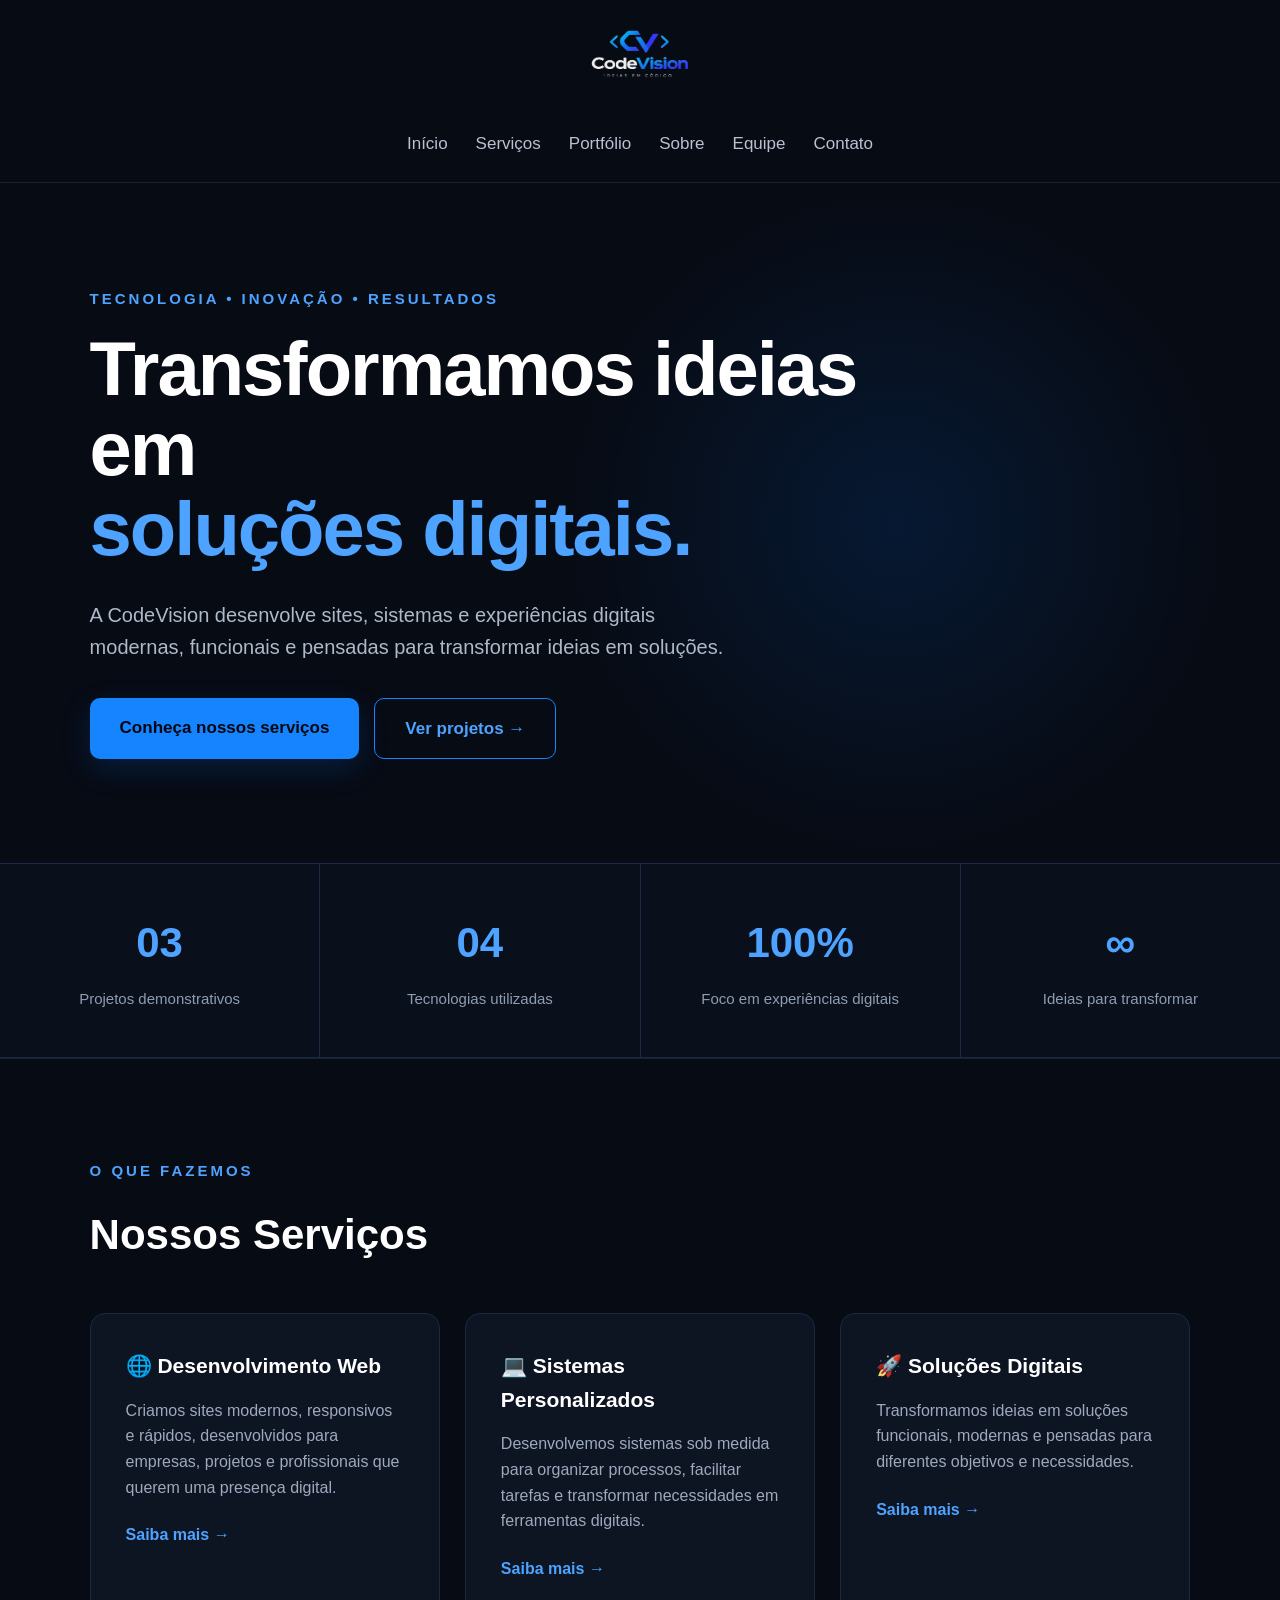
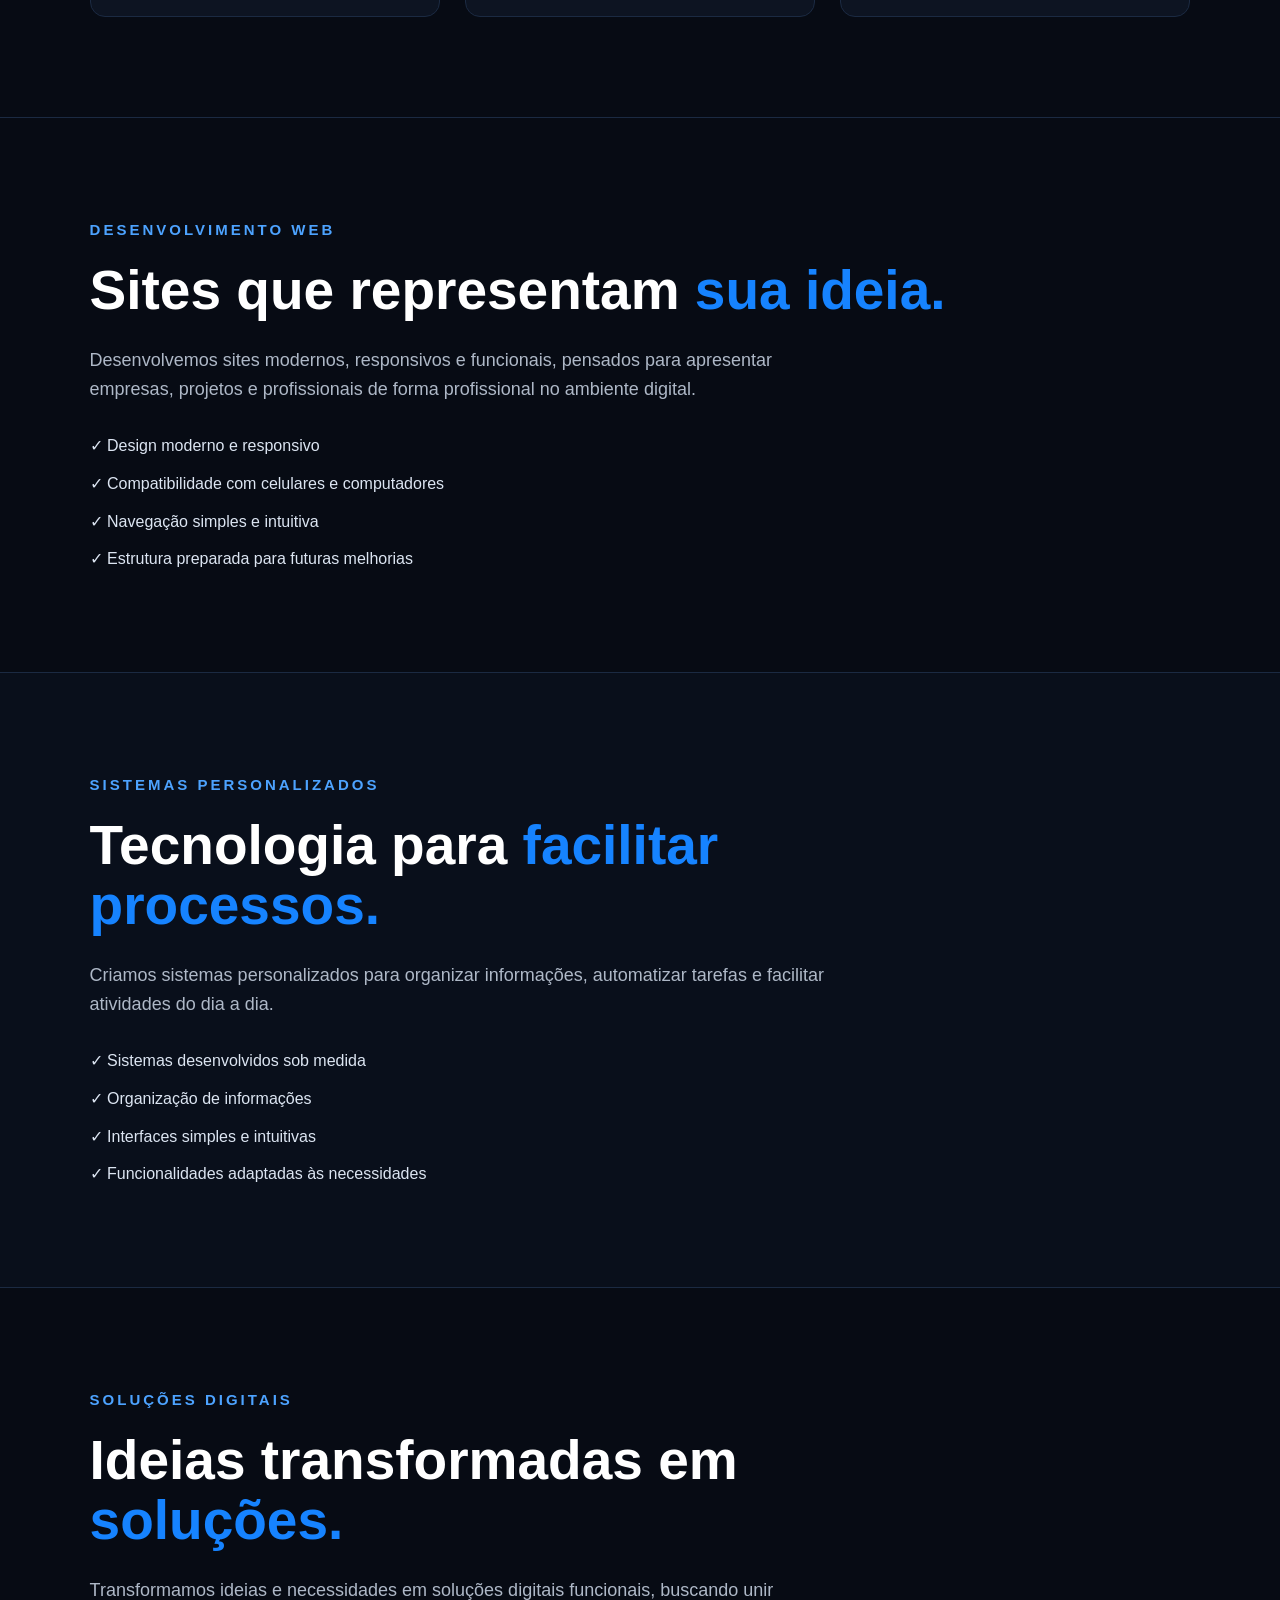
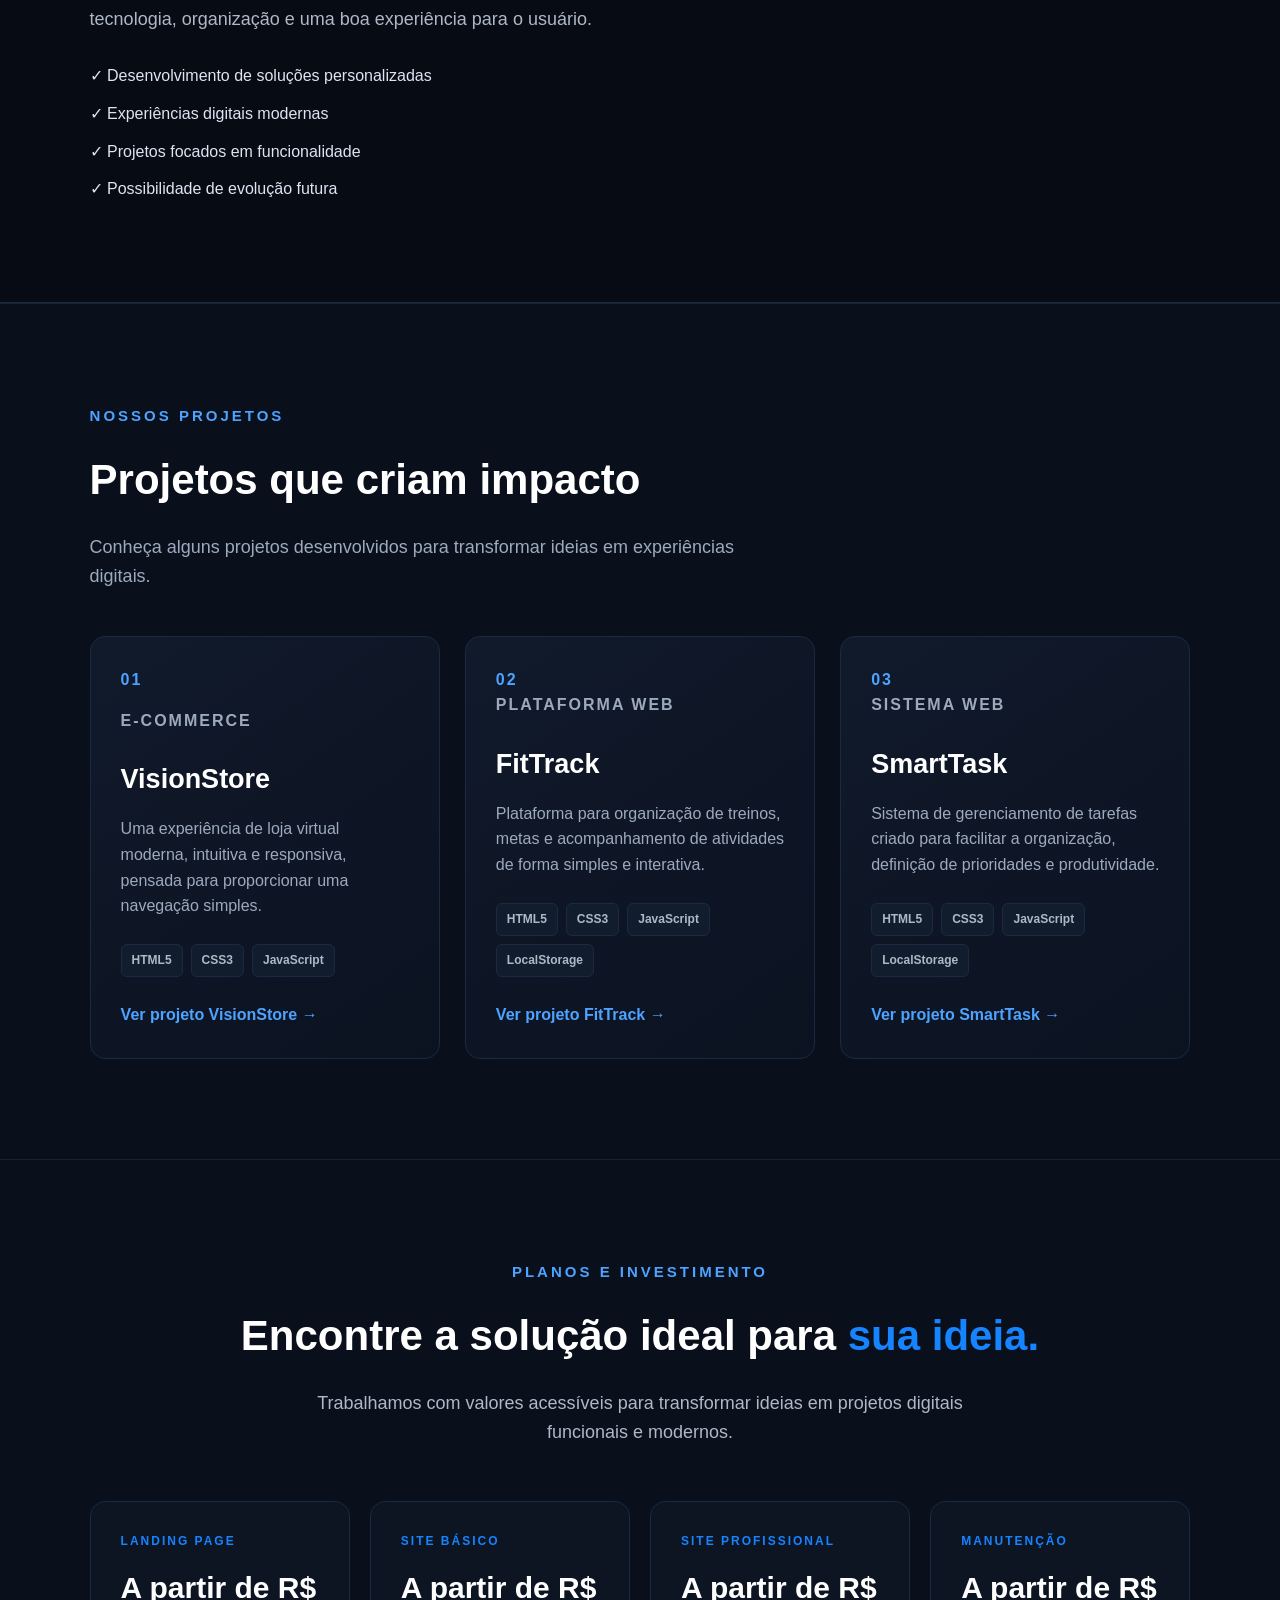
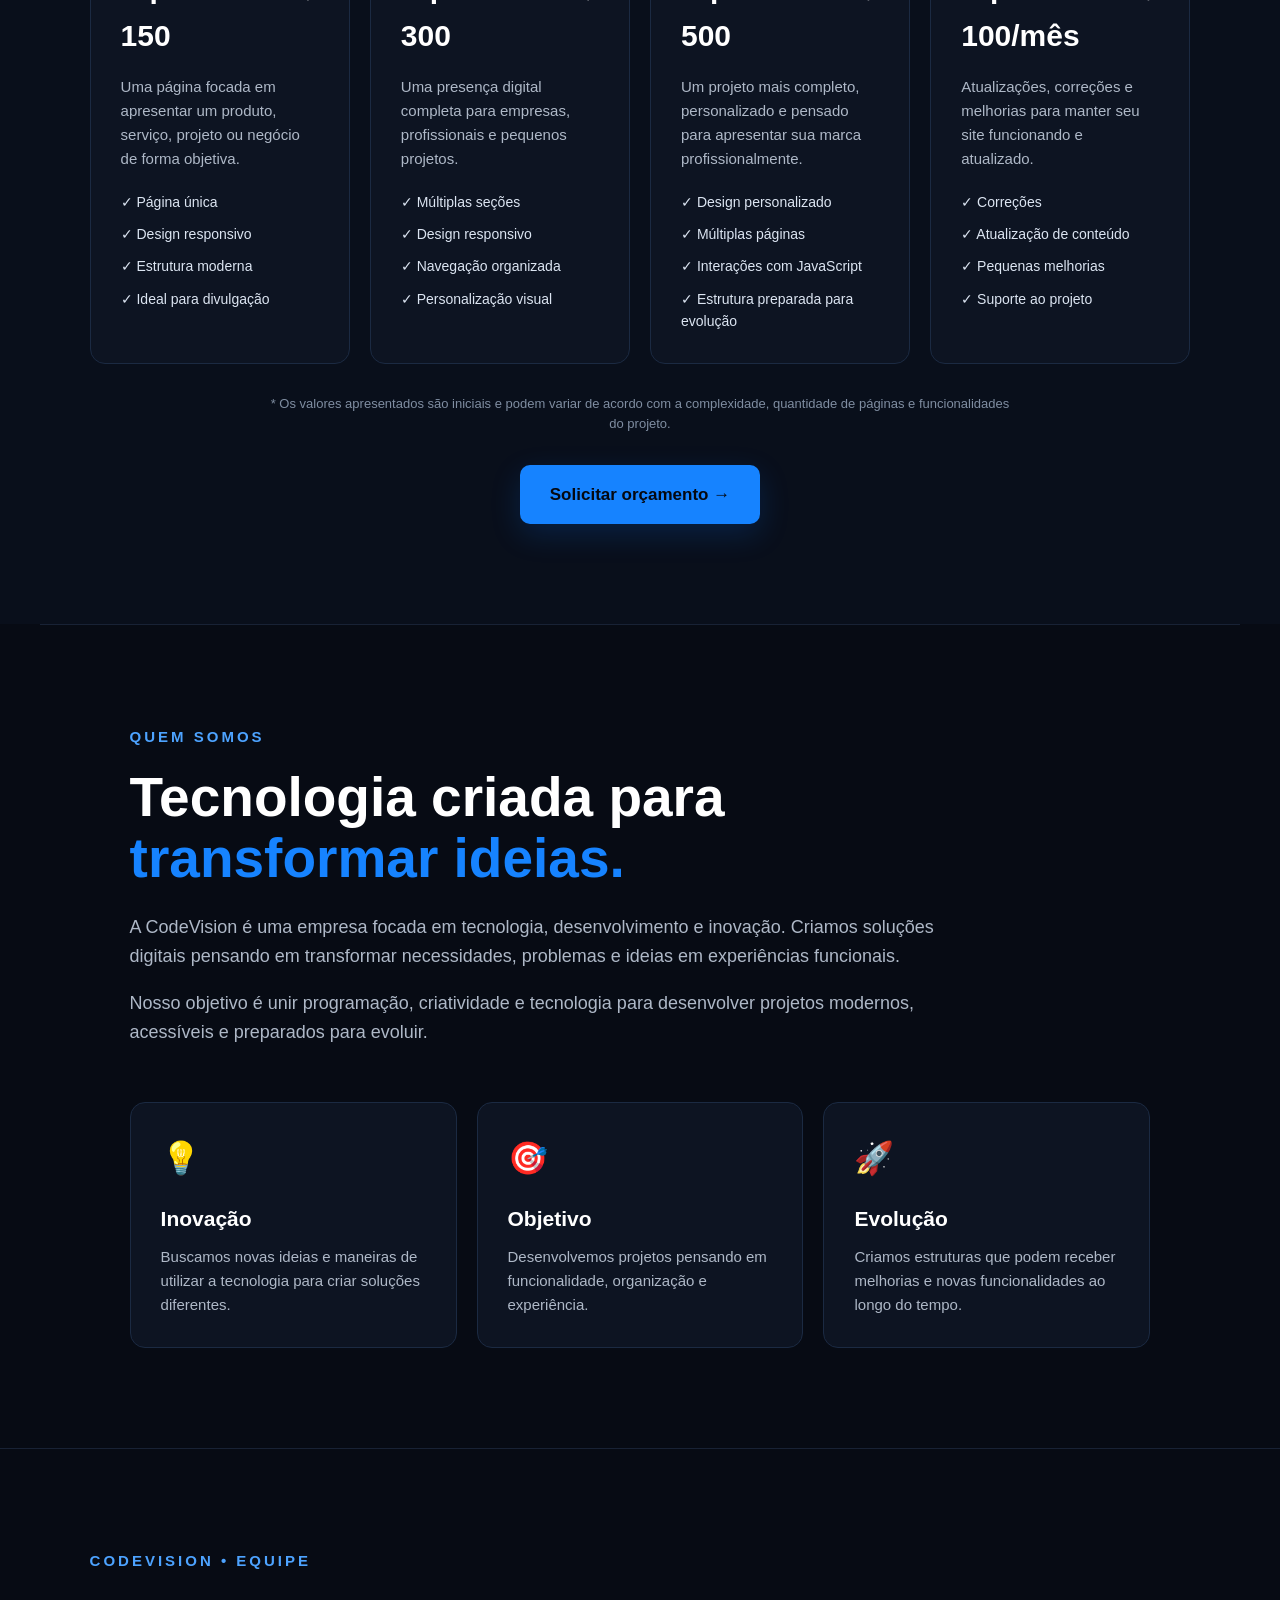
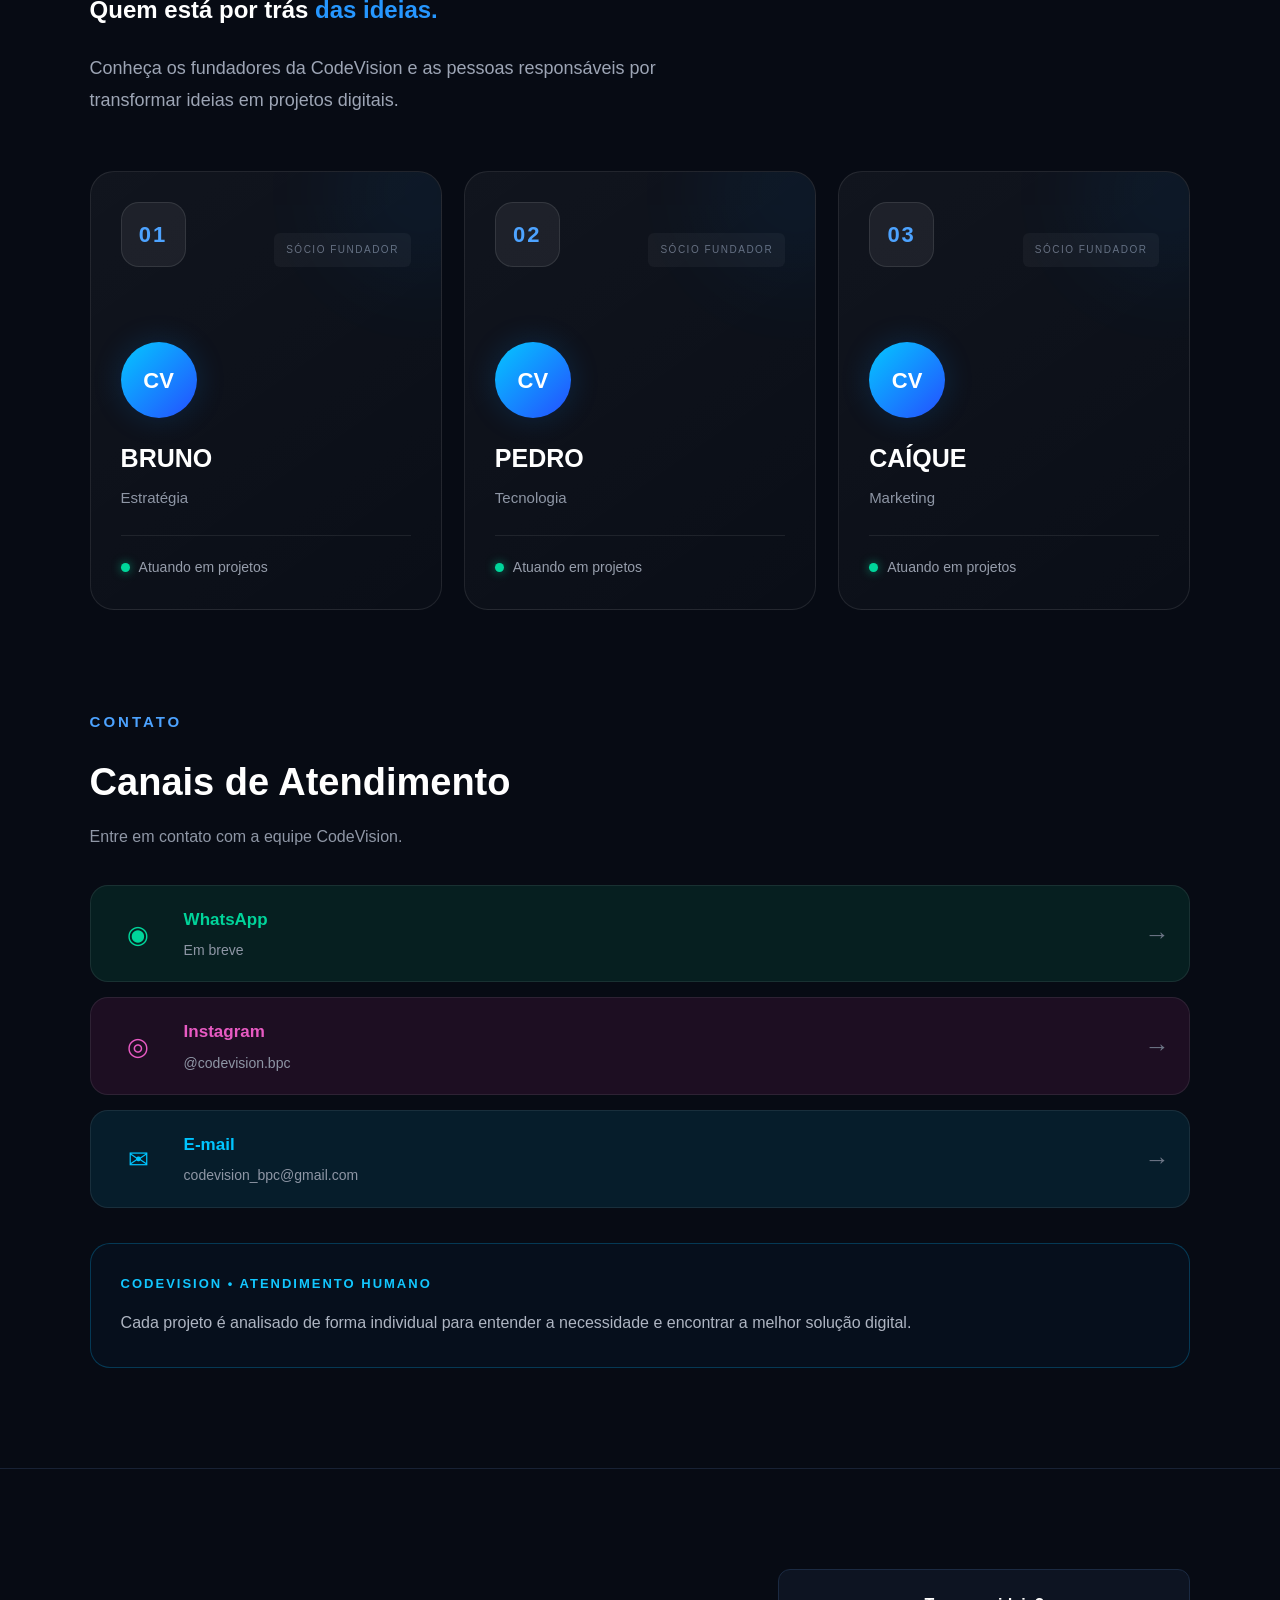
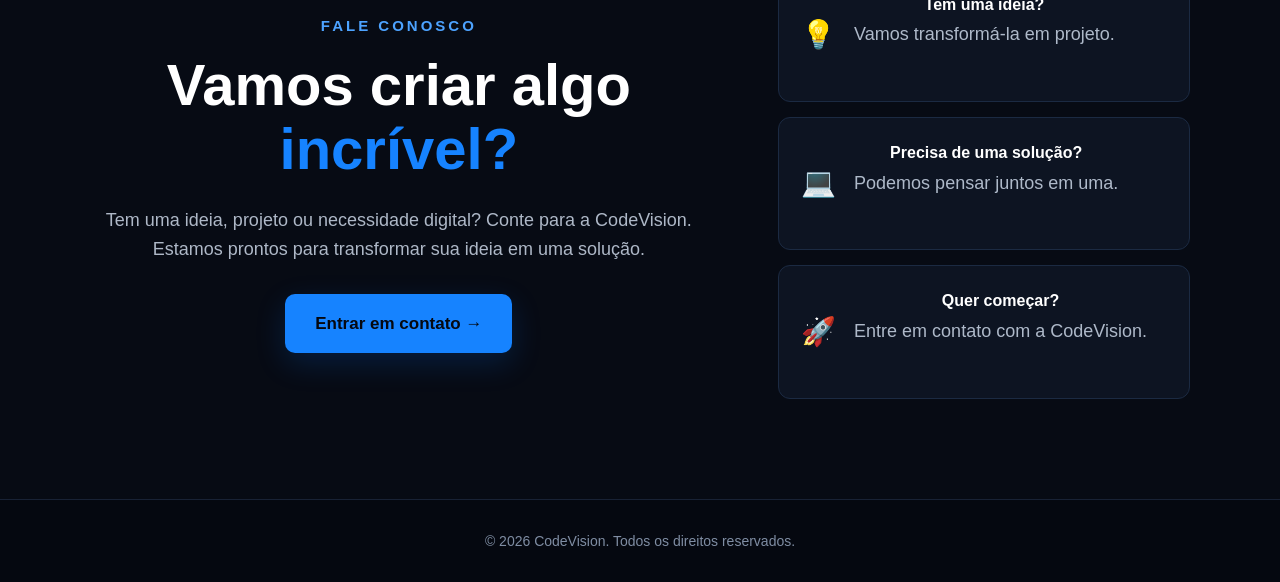
<file: index.html>
<!DOCTYPE html><html lang="pt-BR"><head>

    <meta charset="UTF-8">

    <meta name="viewport" content="width=device-width, initial-scale=1.0">

    <title>CodeVision | Desenvolvimento Web e Soluções Digitais</title>

    <meta name="description" content="A CodeVision desenvolve sites, sistemas personalizados e soluções digitais modernas, responsivas e funcionais.">

    <meta name="author" content="CodeVision">

    <meta name="robots" content="index, follow">

    <link rel="canonical" href="https://codevisiondev.github.io/">

    <link rel="stylesheet" href="style.css">

    <link rel="icon" type="image/png" href="favicon.png">
  
<script type="application/ld+json">
{
  "@context": "https://schema.org",
  "@type": "Organization",
  "name": "CodeVision",
  "url": "https://codevisiondev.github.io/",
  "logo": "https://codevisiondev.github.io/codevision-logo.png",
  "description": "A CodeVision desenvolve sites, sistemas personalizados e soluções digitais modernas, responsivas e funcionais.",
  "sameAs": [
    "https://www.instagram.com/codevision.bpc/"
  ]
}
</script>
  
</head><body>

  <header>

    <img src="codevision-logo.png" alt="Logo da CodeVision - Tecnologia e Inovação" class="logo">

    <button class="menu-mobile" aria-label="Abrir menu">
    <span>☰</span>
    </button>

    <nav>
        <a href="#inicio">Início</a>
        <a href="#servicos">Serviços</a>
        <a href="#portfolio">Portfólio</a>
        <a href="#sobre">Sobre</a>
        <a href="#equipe">Equipe</a>
        <a href="#contato">Contato</a>
    </nav>

  </header>

<main>
  
  <!-- INÍCIO -->

<section id="inicio" class="hero">

    <div class="hero-content">

        <p class="tag">
            TECNOLOGIA • INOVAÇÃO • RESULTADOS
        </p>

        <h1>
            Transformamos ideias em
            <span>soluções digitais.</span>
        </h1>

        <p>
            A CodeVision desenvolve sites, sistemas e experiências
            digitais modernas, funcionais e pensadas para transformar
            ideias em soluções.
        </p>

        <div class="hero-botoes">

            <a href="#servicos" class="botao">
                Conheça nossos serviços
            </a>

            <a href="#portfolio" class="botao botao-secundario">
                Ver projetos →
            </a>

        </div>

    </div>

</section>


    <!-- NÚMEROS DA CODEVISION -->

    <section class="numeros">

        <div class="numero-card">

            <strong>03</strong>

            <span>
                Projetos demonstrativos
            </span>

        </div>


        <div class="numero-card">

            <strong>04</strong>

            <span>
                Tecnologias utilizadas
            </span>

        </div>


        <div class="numero-card">

            <strong>100%</strong>

            <span>
                Foco em experiências digitais
            </span>

        </div>


        <div class="numero-card">

            <strong>∞</strong>

            <span>
                Ideias para transformar
            </span>

        </div>

    </section>


<!-- SERVIÇOS -->

<section id="servicos" class="secao">

    <p class="tag">O QUE FAZEMOS</p>

    <h2>Nossos Serviços</h2>

    <div class="servicos">

        <!-- DESENVOLVIMENTO WEB -->
        <article class="card">

            <h3>🌐 Desenvolvimento Web</h3>

            <p>
                Criamos sites modernos, responsivos e rápidos,
                desenvolvidos para empresas, projetos e
                profissionais que querem uma presença digital.
            </p>

           <a href="#desenvolvimento-web" class="card-link">
    Saiba mais →
           </a>

        </article>


        <!-- SISTEMAS PERSONALIZADOS -->
        <article class="card">

            <h3>💻 Sistemas Personalizados</h3>

            <p>
                Desenvolvemos sistemas sob medida para
                organizar processos, facilitar tarefas e
                transformar necessidades em ferramentas digitais.
            </p>

            <a href="#sistemas-personalizados" class="card-link">
    Saiba mais →
            </a>

        </article>


        <!-- SOLUÇÕES DIGITAIS -->
        <article class="card">

            <h3>🚀 Soluções Digitais</h3>

            <p>
                Transformamos ideias em soluções funcionais,
                modernas e pensadas para diferentes objetivos
                e necessidades.
            </p>

            <a href="#solucoes-digitais" class="card-link">
    Saiba mais →
            </a>

        </article>

    </div>

</section>

<!-- DETALHES DOS SERVIÇOS -->

<section class="servicos-detalhes">

    <div class="servico-detalhe" id="desenvolvimento-web">

        <div class="servico-detalhe-conteudo">

            <p class="tag">DESENVOLVIMENTO WEB</p>

            <h2>
                Sites que representam
                <span>sua ideia.</span>
            </h2>

            <p>
                Desenvolvemos sites modernos, responsivos e
                funcionais, pensados para apresentar empresas,
                projetos e profissionais de forma profissional
                no ambiente digital.
            </p>

            <ul>
                <li>✓ Design moderno e responsivo</li>
                <li>✓ Compatibilidade com celulares e computadores</li>
                <li>✓ Navegação simples e intuitiva</li>
                <li>✓ Estrutura preparada para futuras melhorias</li>
            </ul>

        </div>

    </div>


    <div class="servico-detalhe" id="sistemas-personalizados">

        <div class="servico-detalhe-conteudo">

            <p class="tag">SISTEMAS PERSONALIZADOS</p>

            <h2>
                Tecnologia para
                <span>facilitar processos.</span>
            </h2>

            <p>
                Criamos sistemas personalizados para organizar
                informações, automatizar tarefas e facilitar
                atividades do dia a dia.
            </p>

            <ul>
                <li>✓ Sistemas desenvolvidos sob medida</li>
                <li>✓ Organização de informações</li>
                <li>✓ Interfaces simples e intuitivas</li>
                <li>✓ Funcionalidades adaptadas às necessidades</li>
            </ul>

        </div>

    </div>


    <div class="servico-detalhe" id="solucoes-digitais">

        <div class="servico-detalhe-conteudo">

            <p class="tag">SOLUÇÕES DIGITAIS</p>

            <h2>
                Ideias transformadas em
                <span>soluções.</span>
            </h2>

            <p>
                Transformamos ideias e necessidades em soluções
                digitais funcionais, buscando unir tecnologia,
                organização e uma boa experiência para o usuário.
            </p>

            <ul>
                <li>✓ Desenvolvimento de soluções personalizadas</li>
                <li>✓ Experiências digitais modernas</li>
                <li>✓ Projetos focados em funcionalidade</li>
                <li>✓ Possibilidade de evolução futura</li>
            </ul>

        </div>

    </div>

</section>
  
    <!-- PORTFÓLIO -->

<section id="portfolio" class="secao portfolio">

    <p class="tag">NOSSOS PROJETOS</p>

    <h2>Projetos que criam impacto</h2>

    <p class="portfolio-intro">
        Conheça alguns projetos desenvolvidos para
        transformar ideias em experiências digitais.
    </p>


    <div class="portfolio-grid">

        <!-- PROJETO 01 -->
        <article class="projeto">

            <div class="projeto-numero">
                01
            </div>

            <div class="projeto-conteudo">

                <p class="projeto-tipo">
                    E-COMMERCE
                </p>

                <h3>VisionStore</h3>

                <p>
                    Uma experiência de loja virtual moderna,
                    intuitiva e responsiva, pensada para
                    proporcionar uma navegação simples.
                </p>

                <div class="projeto-tecnologias">
                    <span>HTML5</span>
                    <span>CSS3</span>
                    <span>JavaScript</span>
                </div>

                <a href="visionstore.html" class="projeto-link">Ver projeto VisionStore →</a>

            </div>

        </article>


        <!-- PROJETO 02 -->
        <article class="projeto">

            <div class="projeto-numero">
                02
            </div>

            <div class="projeto-conteudo">

                <p class="projeto-tipo">
                    PLATAFORMA WEB
                </p>

                <h3>FitTrack</h3>

                <p>
                    Plataforma para organização de treinos,
                    metas e acompanhamento de atividades
                    de forma simples e interativa.
                </p>

                <div class="projeto-tecnologias">
                    <span>HTML5</span>
                    <span>CSS3</span>
                    <span>JavaScript</span>
                    <span>LocalStorage</span>
                </div>

<a href="fittrack.html" class="projeto-link">Ver projeto FitTrack →</a>

            </div>

        </article>


        <!-- PROJETO 03 -->
        <article class="projeto">

            <div class="projeto-numero">
                03
            </div>

            <div class="projeto-conteudo">

                <p class="projeto-tipo">
                    SISTEMA WEB
                </p>

                <h3>SmartTask</h3>

                <p>
                    Sistema de gerenciamento de tarefas
                    criado para facilitar a organização,
                    definição de prioridades e produtividade.
                </p>

                <div class="projeto-tecnologias">
                    <span>HTML5</span>
                    <span>CSS3</span>
                    <span>JavaScript</span>
                    <span>LocalStorage</span>
                </div>

<a href="smarttask.html" class="projeto-link">Ver projeto SmartTask →</a>

            </div>

        </article>

    </div>

</section>

<!-- PLANOS E INVESTIMENTO -->

<section id="planos" class="secao planos">

    <p class="tag">PLANOS E INVESTIMENTO</p>

    <h2>
        Encontre a solução ideal para
        <span>sua ideia.</span>
    </h2>

    <p class="planos-intro">
        Trabalhamos com valores acessíveis para transformar
        ideias em projetos digitais funcionais e modernos.
    </p>

    <div class="planos-grid">

        <article class="plano-card">

            <p class="plano-tipo">LANDING PAGE</p>

            <h3>
    A partir de R$ 150
            </h3>

            <p>
                Uma página focada em apresentar um produto,
                serviço, projeto ou negócio de forma objetiva.
            </p>

            <ul>
                <li>✓ Página única</li>
                <li>✓ Design responsivo</li>
                <li>✓ Estrutura moderna</li>
                <li>✓ Ideal para divulgação</li>
            </ul>

        </article>


        <article class="plano-card">

            <p class="plano-tipo">SITE BÁSICO</p>

            <h3>
    A partir de R$ 300
            </h3>

            <p>
                Uma presença digital completa para empresas,
                profissionais e pequenos projetos.
            </p>

            <ul>
                <li>✓ Múltiplas seções</li>
                <li>✓ Design responsivo</li>
                <li>✓ Navegação organizada</li>
                <li>✓ Personalização visual</li>
            </ul>

        </article>
      

            <article class="plano-card">

    <p class="plano-tipo">SITE PROFISSIONAL</p>

    <h3>
        A partir de R$ 500
    </h3>

    <p>
        Um projeto mais completo, personalizado e
        pensado para apresentar sua marca profissionalmente.
    </p>

    <ul>
        <li>✓ Design personalizado</li>
        <li>✓ Múltiplas páginas</li>
        <li>✓ Interações com JavaScript</li>
        <li>✓ Estrutura preparada para evolução</li>
    </ul>

            </article>


        <article class="plano-card">

            <p class="plano-tipo">MANUTENÇÃO</p>

            <h3>
    A partir de R$ 100/mês
            </h3>

            <p>
                Atualizações, correções e melhorias para
                manter seu site funcionando e atualizado.
            </p>

            <ul>
                <li>✓ Correções</li>
                <li>✓ Atualização de conteúdo</li>
                <li>✓ Pequenas melhorias</li>
                <li>✓ Suporte ao projeto</li>
            </ul>

        </article>

    </div>

    <p class="planos-observacao">
        * Os valores apresentados são iniciais e podem variar
        de acordo com a complexidade, quantidade de páginas
        e funcionalidades do projeto.
    </p>

    <a href="#contato" class="botao">
        Solicitar orçamento →
    </a>

</section>
  
    <!-- SOBRE -->

<section id="sobre" class="secao sobre">

    <div class="sobre-intro">

        <p class="tag">QUEM SOMOS</p>

        <h2>
            Tecnologia criada para
            <span>transformar ideias.</span>
        </h2>

        <p>
            A CodeVision é uma empresa focada em tecnologia,
            desenvolvimento e inovação. Criamos soluções
            digitais pensando em transformar necessidades,
            problemas e ideias em experiências funcionais.
        </p>

        <p>
            Nosso objetivo é unir programação, criatividade
            e tecnologia para desenvolver projetos modernos,
            acessíveis e preparados para evoluir.
        </p>

    </div>


    <div class="sobre-pilares">

        <article class="sobre-pilar">

            <div class="sobre-icone">
                💡
            </div>

            <h3>Inovação</h3>

            <p>
                Buscamos novas ideias e maneiras de utilizar
                a tecnologia para criar soluções diferentes.
            </p>

        </article>


        <article class="sobre-pilar">

            <div class="sobre-icone">
                🎯
            </div>

            <h3>Objetivo</h3>

            <p>
                Desenvolvemos projetos pensando em
                funcionalidade, organização e experiência.
            </p>

        </article>


        <article class="sobre-pilar">

            <div class="sobre-icone">
                🚀
            </div>

            <h3>Evolução</h3>

            <p>
                Criamos estruturas que podem receber
                melhorias e novas funcionalidades ao longo
                do tempo.
            </p>

        </article>

    </div>

</section>

  <!-- EQUIPE -->

<section id="equipe" class="secao equipe">

    <div class="intro-equipe">

        <p class="tag">
            CODEVISION • EQUIPE
        </p>

        <h2>
            Quem está por trás
            <span>das ideias.</span>
        </h2>

        <p class="descricao-equipe">
            Conheça os fundadores da CodeVision e as
            pessoas responsáveis por transformar ideias
            em projetos digitais.
        </p>

    </div>


    <!-- FUNDADORES -->

    <div class="equipe-grid">


        <!-- SÓCIO 01 -->

        <article class="membro">

            <div class="membro-topo">

                <div class="numero">
                    01
                </div>

                <span class="cargo">
                    SÓCIO FUNDADOR
                </span>

            </div>


            <div class="avatar">
                CV
            </div>


            <div class="membro-info">

                <h3>BRUNO</h3>
<p class="funcao">Estratégia</p>

                <div class="linha"></div>

                <p class="status">
                    <span></span>
                    Atuando em projetos
                </p>

            </div>

        </article>


        <!-- SÓCIO 02 -->

        <article class="membro">

            <div class="membro-topo">

                <div class="numero">
                    02
                </div>

                <span class="cargo">
                    SÓCIO FUNDADOR
                </span>

            </div>


            <div class="avatar">
                CV
            </div>


            <div class="membro-info">

                <h3>PEDRO</h3>
<p class="funcao">Tecnologia</p>

                <div class="linha"></div>

                <p class="status">
                    <span></span>
                    Atuando em projetos
                </p>

            </div>

        </article>


        <!-- SÓCIO 03 -->

        <article class="membro">

            <div class="membro-topo">

                <div class="numero">
                    03
                </div>

                <span class="cargo">
                    SÓCIO FUNDADOR
                </span>

            </div>


            <div class="avatar">
                CV
            </div>


            <div class="membro-info">

                <h3>CAÍQUE</h3>
<p class="funcao">Marketing</p>

                <div class="linha"></div>

                <p class="status">
                    <span></span>
                    Atuando em projetos
                </p>

            </div>

        </article>


    </div>


    <!-- CANAIS DE ATENDIMENTO -->

<div class="canais-equipe">

    <div class="canais-cabecalho">

        <p class="tag">
            CONTATO
        </p>

        <h3>
            Canais de Atendimento
        </h3>

        <p>
            Entre em contato com a equipe CodeVision.
        </p>

    </div>


    <div class="canais-grid">

        <!-- WHATSAPP -->

        <a href="#" class="canal whatsapp">

            <div class="canal-icone">◉</div>

            <div class="canal-info">
                <strong>WhatsApp</strong>
                <span>Em breve</span>
            </div>

            <div class="seta">→</div>

        </a>


        <!-- INSTAGRAM -->

        <a href="https://www.instagram.com/codevision.bpc/"
           class="canal instagram"
           target="_blank">

            <div class="canal-icone">◎</div>

            <div class="canal-info">
                <strong>Instagram</strong>
                <span>@codevision.bpc</span>
            </div>

            <div class="seta">→</div>

        </a>


        <!-- E-MAIL -->

        <a href="mailto:codevision_bpc@gmail.com"
           class="canal email">

            <div class="canal-icone">✉</div>

            <div class="canal-info">
                <strong>E-mail</strong>
                <span>codevision_bpc@gmail.com</span>
            </div>

            <div class="seta">→</div>

        </a>

    </div>


    <div class="atencao">

        <p>
            CODEVISION • ATENDIMENTO HUMANO
        </p>

        <span>
            Cada projeto é analisado de forma individual
            para entender a necessidade e encontrar a
            melhor solução digital.
        </span>

    </div>

</div>

</section>

<!-- CONTATO -->

<section id="contato" class="secao contato">

    <div class="contato-conteudo">

        <p class="tag">FALE CONOSCO</p>

        <h2>
            Vamos criar algo
            <span>incrível?</span>
        </h2>

        <p>
            Tem uma ideia, projeto ou necessidade digital?
            Conte para a CodeVision. Estamos prontos para
            transformar sua ideia em uma solução.
        </p>

        <a href="mailto:codevision_bpc@gmail.com" class="botao">
    Entrar em contato →
        </a>

    </div>

    <div class="contato-destaques">

        <div class="contato-item">
            <span>💡</span>
            <div>
                <strong>Tem uma ideia?</strong>
                <p>Vamos transformá-la em projeto.</p>
            </div>
        </div>

        <div class="contato-item">
            <span>💻</span>
            <div>
                <strong>Precisa de uma solução?</strong>
                <p>Podemos pensar juntos em uma.</p>
            </div>
        </div>

        <div class="contato-item">
            <span>🚀</span>
            <div>
                <strong>Quer começar?</strong>
                <p>Entre em contato com a CodeVision.</p>
            </div>
        </div>

    </div>

</section>

</main>
  
<!-- RODAPÉ -->

<footer>

    <p>
        © 2026 CodeVision. Todos os direitos reservados.
    </p>

</footer>


<script src="script.js"></script>

</body></html>
</file>
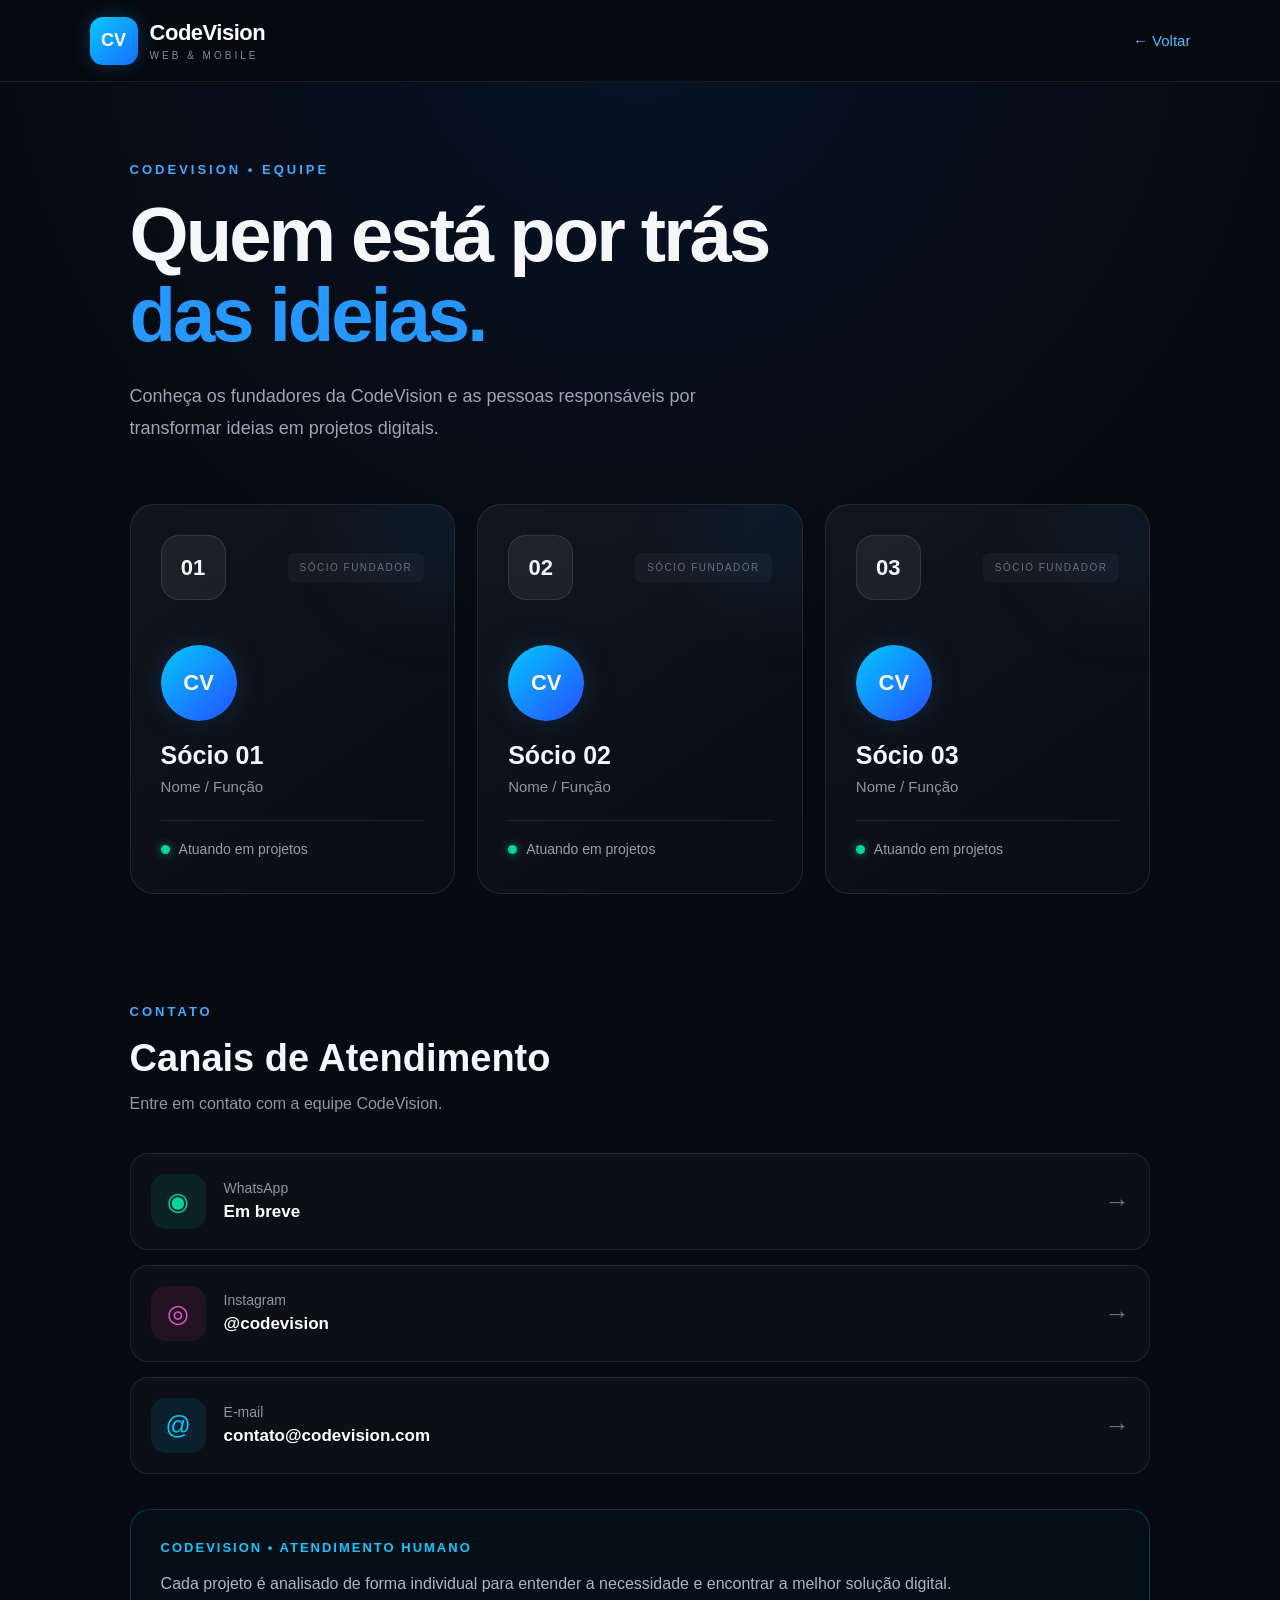
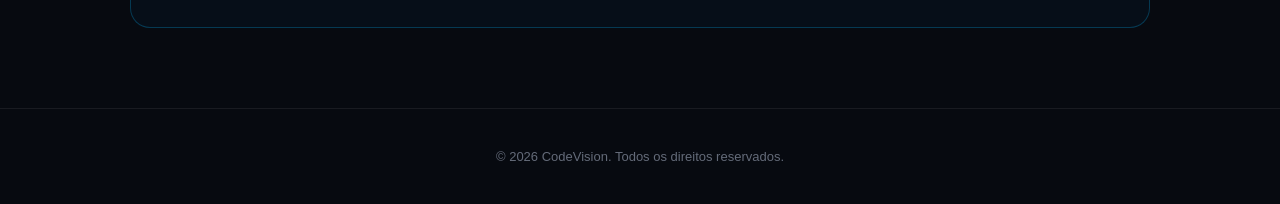
<file: equipe.html>
<!DOCTYPE html>
<html lang="pt-BR">

<head>

    <meta charset="UTF-8">

    <meta name="viewport" content="width=device-width, initial-scale=1.0">

    <title>CodeVision | Nossa Equipe</title>

    <link rel="stylesheet" href="equipe.css">

</head>

<body>

    <!-- CABEÇALHO -->

    <header class="topo">

        <a href="index.html" class="logo">

            <div class="logo-icon">
                CV
            </div>

            <div class="logo-texto">

                <strong>CodeVision</strong>

                <span>WEB & MOBILE</span>

            </div>

        </a>


        <a href="index.html" class="voltar">
            ← Voltar
        </a>

    </header>


    <!-- CONTEÚDO -->

    <main>

        <section class="equipe">

            <div class="intro">

                <p class="tag">
                    CODEVISION • EQUIPE
                </p>

                <h1>
                    Quem está por trás
                    <span>das ideias.</span>
                </h1>

                <p class="descricao">

                    Conheça os fundadores da CodeVision e as
                    pessoas responsáveis por transformar ideias
                    em projetos digitais.

                </p>

            </div>


            <!-- CARDS DOS FUNDADORES -->

            <div class="equipe-grid">


                <!-- SÓCIO 01 -->

                <article class="membro">

                    <div class="membro-topo">

                        <div class="numero">
                            01
                        </div>

                        <span class="cargo">
                            SÓCIO FUNDADOR
                        </span>

                    </div>


                    <div class="avatar">
                        CV
                    </div>


                    <div class="membro-info">

                        <h2>
                            Sócio 01
                        </h2>

                        <p class="funcao">
                            Nome / Função
                        </p>

                        <div class="linha"></div>

                        <p class="status">
                            <span></span>
                            Atuando em projetos
                        </p>

                    </div>

                </article>


                <!-- SÓCIO 02 -->

                <article class="membro">

                    <div class="membro-topo">

                        <div class="numero">
                            02
                        </div>

                        <span class="cargo">
                            SÓCIO FUNDADOR
                        </span>

                    </div>


                    <div class="avatar">
                        CV
                    </div>


                    <div class="membro-info">

                        <h2>
                            Sócio 02
                        </h2>

                        <p class="funcao">
                            Nome / Função
                        </p>

                        <div class="linha"></div>

                        <p class="status">
                            <span></span>
                            Atuando em projetos
                        </p>

                    </div>

                </article>


                <!-- SÓCIO 03 -->

                <article class="membro">

                    <div class="membro-topo">

                        <div class="numero">
                            03
                        </div>

                        <span class="cargo">
                            SÓCIO FUNDADOR
                        </span>

                    </div>


                    <div class="avatar">
                        CV
                    </div>


                    <div class="membro-info">

                        <h2>
                            Sócio 03
                        </h2>

                        <p class="funcao">
                            Nome / Função
                        </p>

                        <div class="linha"></div>

                        <p class="status">
                            <span></span>
                            Atuando em projetos
                        </p>

                    </div>

                </article>


            </div>

        </section>


        <!-- CANAIS DE ATENDIMENTO -->

        <section class="canais">

            <div class="canais-cabecalho">

                <div>

                    <p class="tag">
                        CONTATO
                    </p>

                    <h2>
                        Canais de Atendimento
                    </h2>

                    <p>
                        Entre em contato com a equipe CodeVision.
                    </p>

                </div>

            </div>


            <div class="canais-grid">


                <!-- WHATSAPP -->

                <a href="#" class="canal">

                    <div class="canal-icone whatsapp">
                        ◉
                    </div>

                    <div class="canal-info">

                        <span>
                            WhatsApp
                        </span>

                        <strong>
                            Em breve
                        </strong>

                    </div>

                    <div class="seta">
                        →
                    </div>

                </a>


                <!-- INSTAGRAM -->

                <a href="#" class="canal">

                    <div class="canal-icone instagram">
                        ◎
                    </div>

                    <div class="canal-info">

                        <span>
                            Instagram
                        </span>

                        <strong>
                            @codevision
                        </strong>

                    </div>

                    <div class="seta">
                        →
                    </div>

                </a>


                <!-- EMAIL -->

                <a href="mailto:contato@codevision.com" class="canal">

                    <div class="canal-icone email">
                        @
                    </div>

                    <div class="canal-info">

                        <span>
                            E-mail
                        </span>

                        <strong>
                            contato@codevision.com
                        </strong>

                    </div>

                    <div class="seta">
                        →
                    </div>

                </a>


            </div>


            <!-- AVISO -->

            <div class="atencao">

                <p>
                    CODEVISION • ATENDIMENTO HUMANO
                </p>

                <span>
                    Cada projeto é analisado de forma individual
                    para entender a necessidade e encontrar a
                    melhor solução digital.
                </span>

            </div>

        </section>

    </main>


    <!-- RODAPÉ -->

    <footer>

        <p>
            © 2026 CodeVision. Todos os direitos reservados.
        </p>

    </footer>


</body>

</html>
</file>
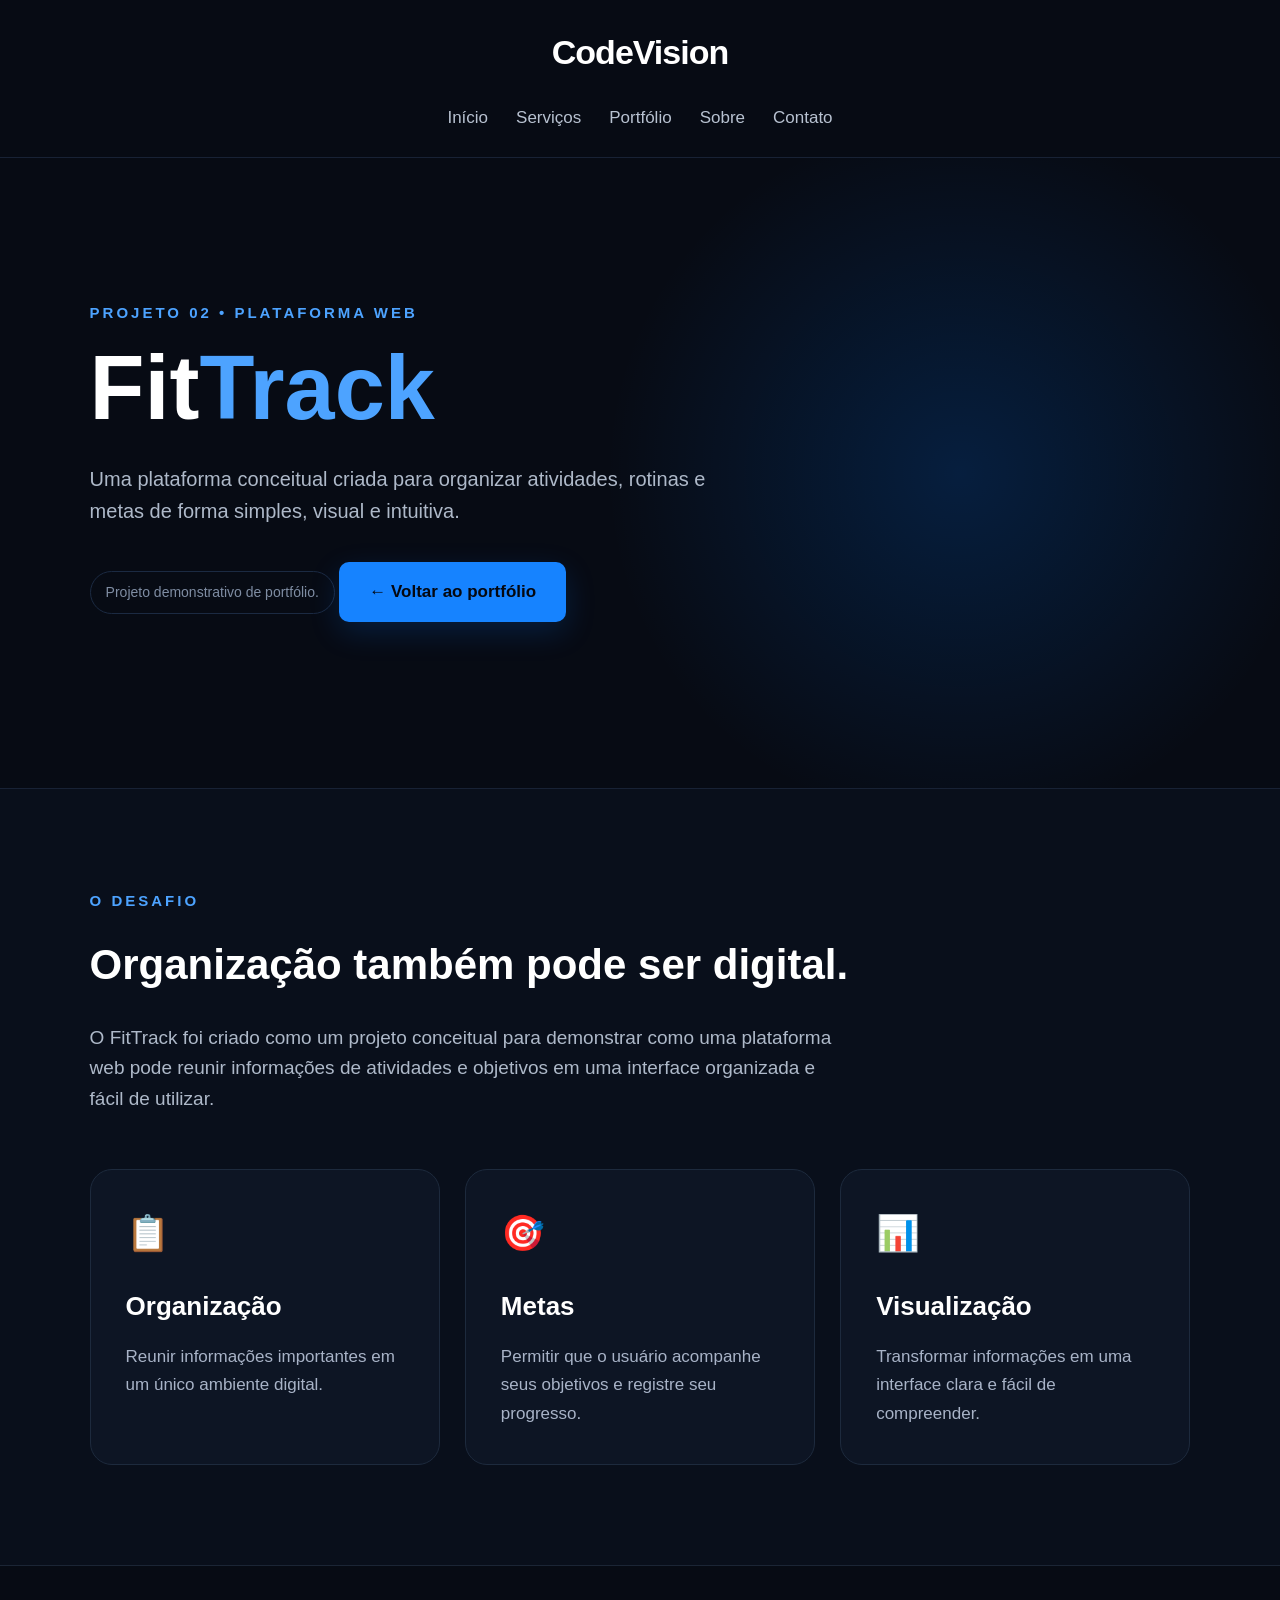
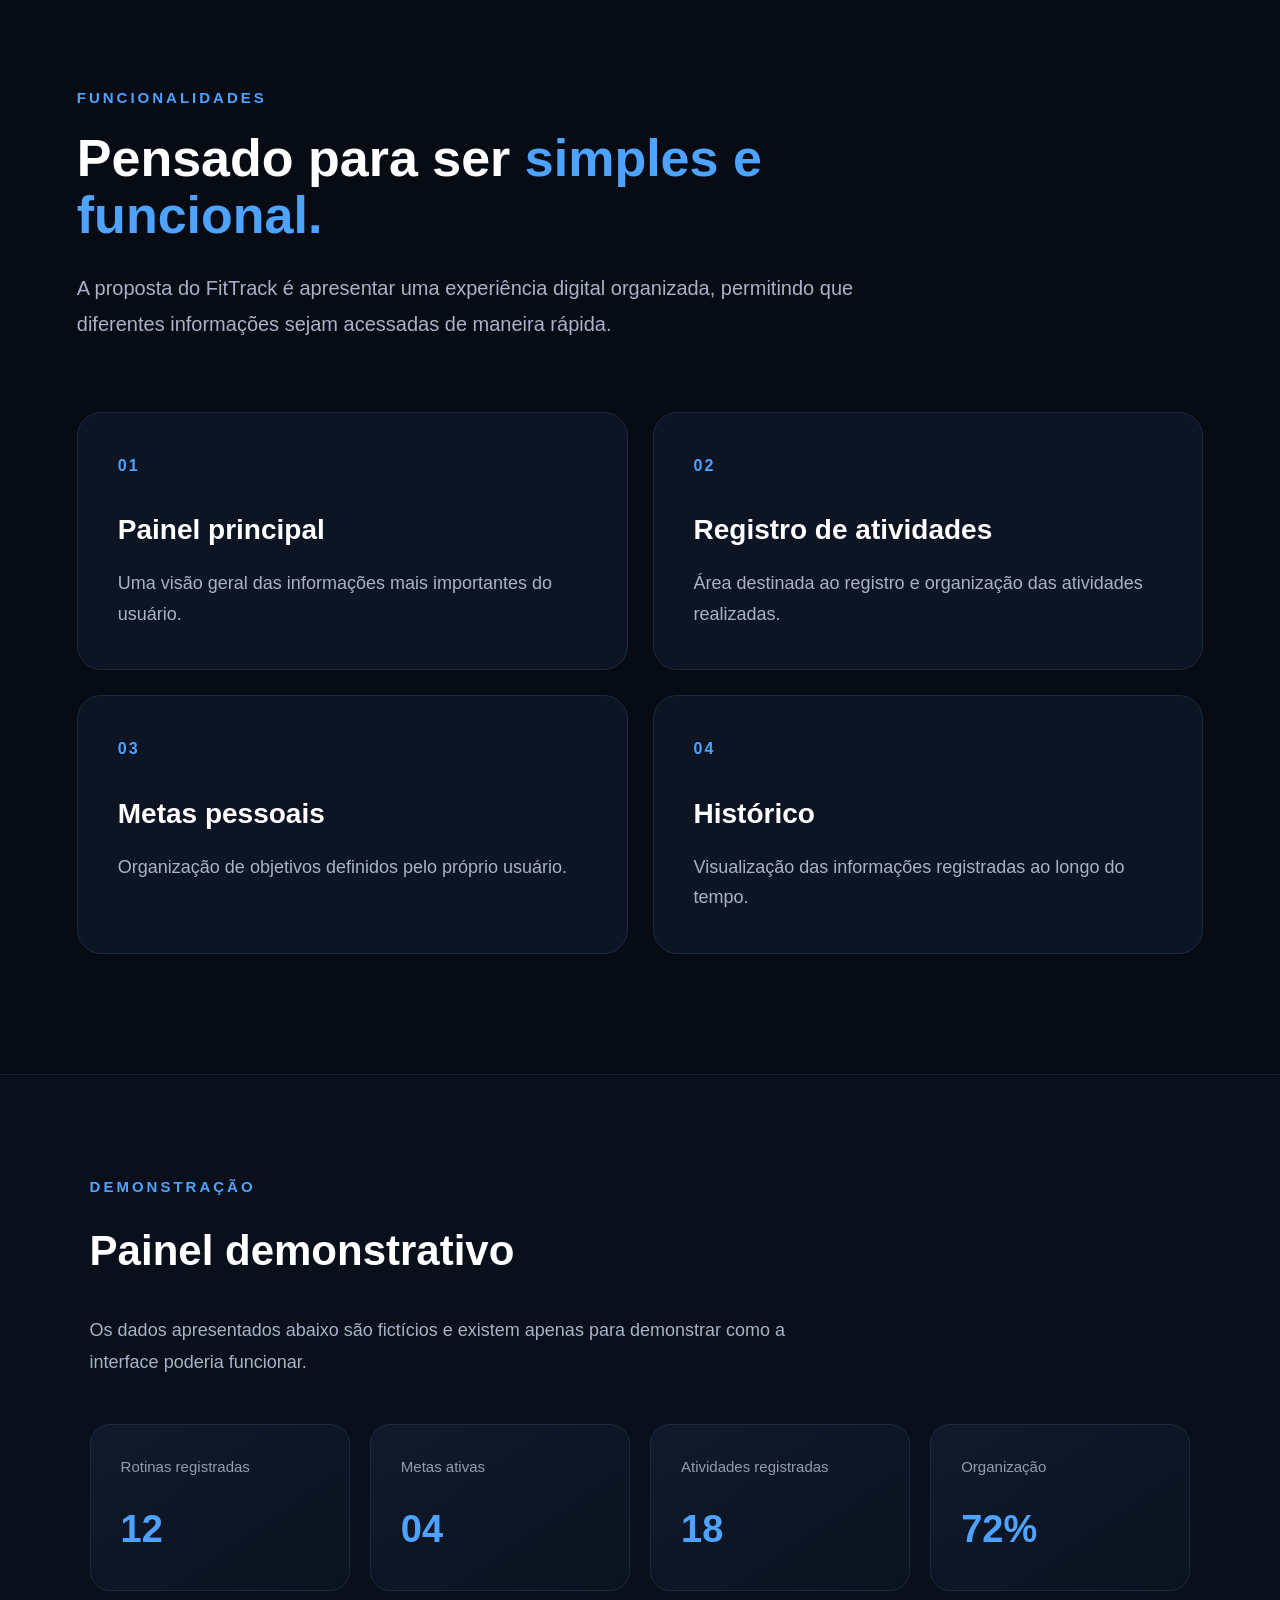
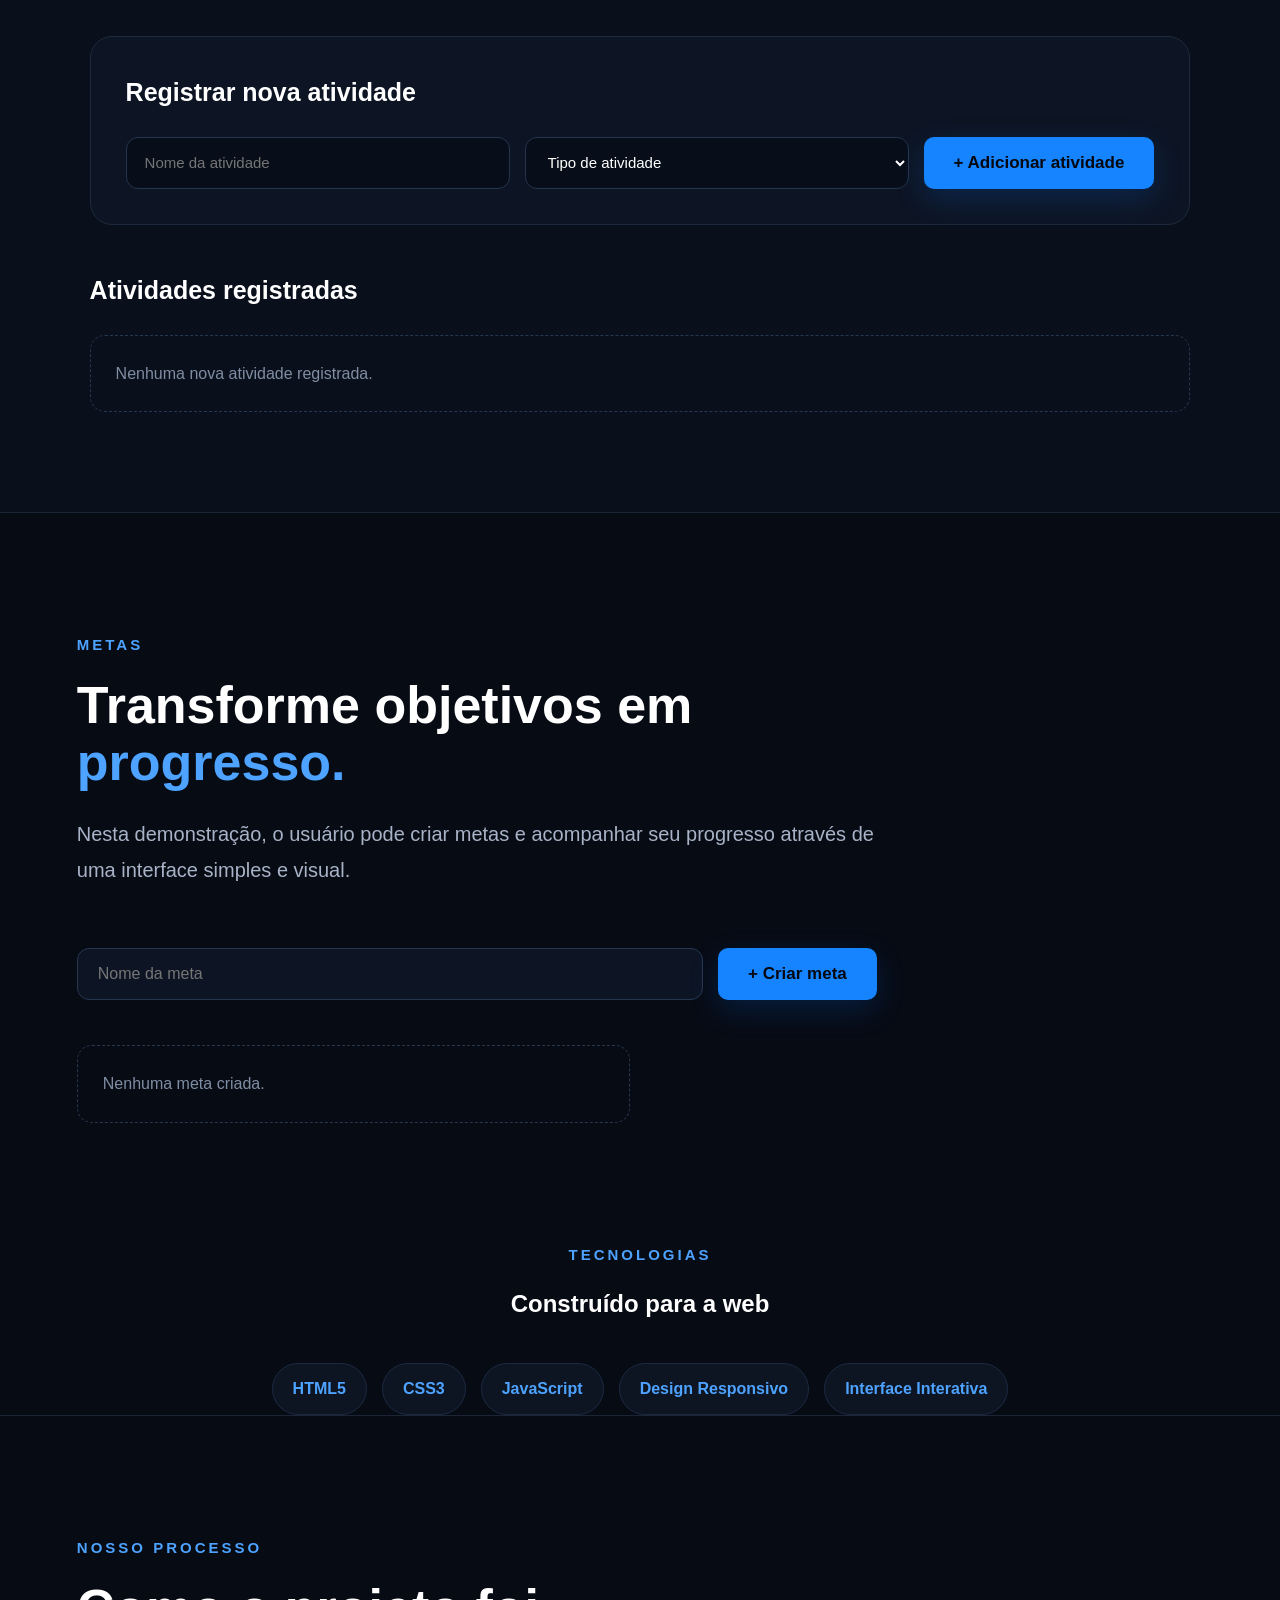
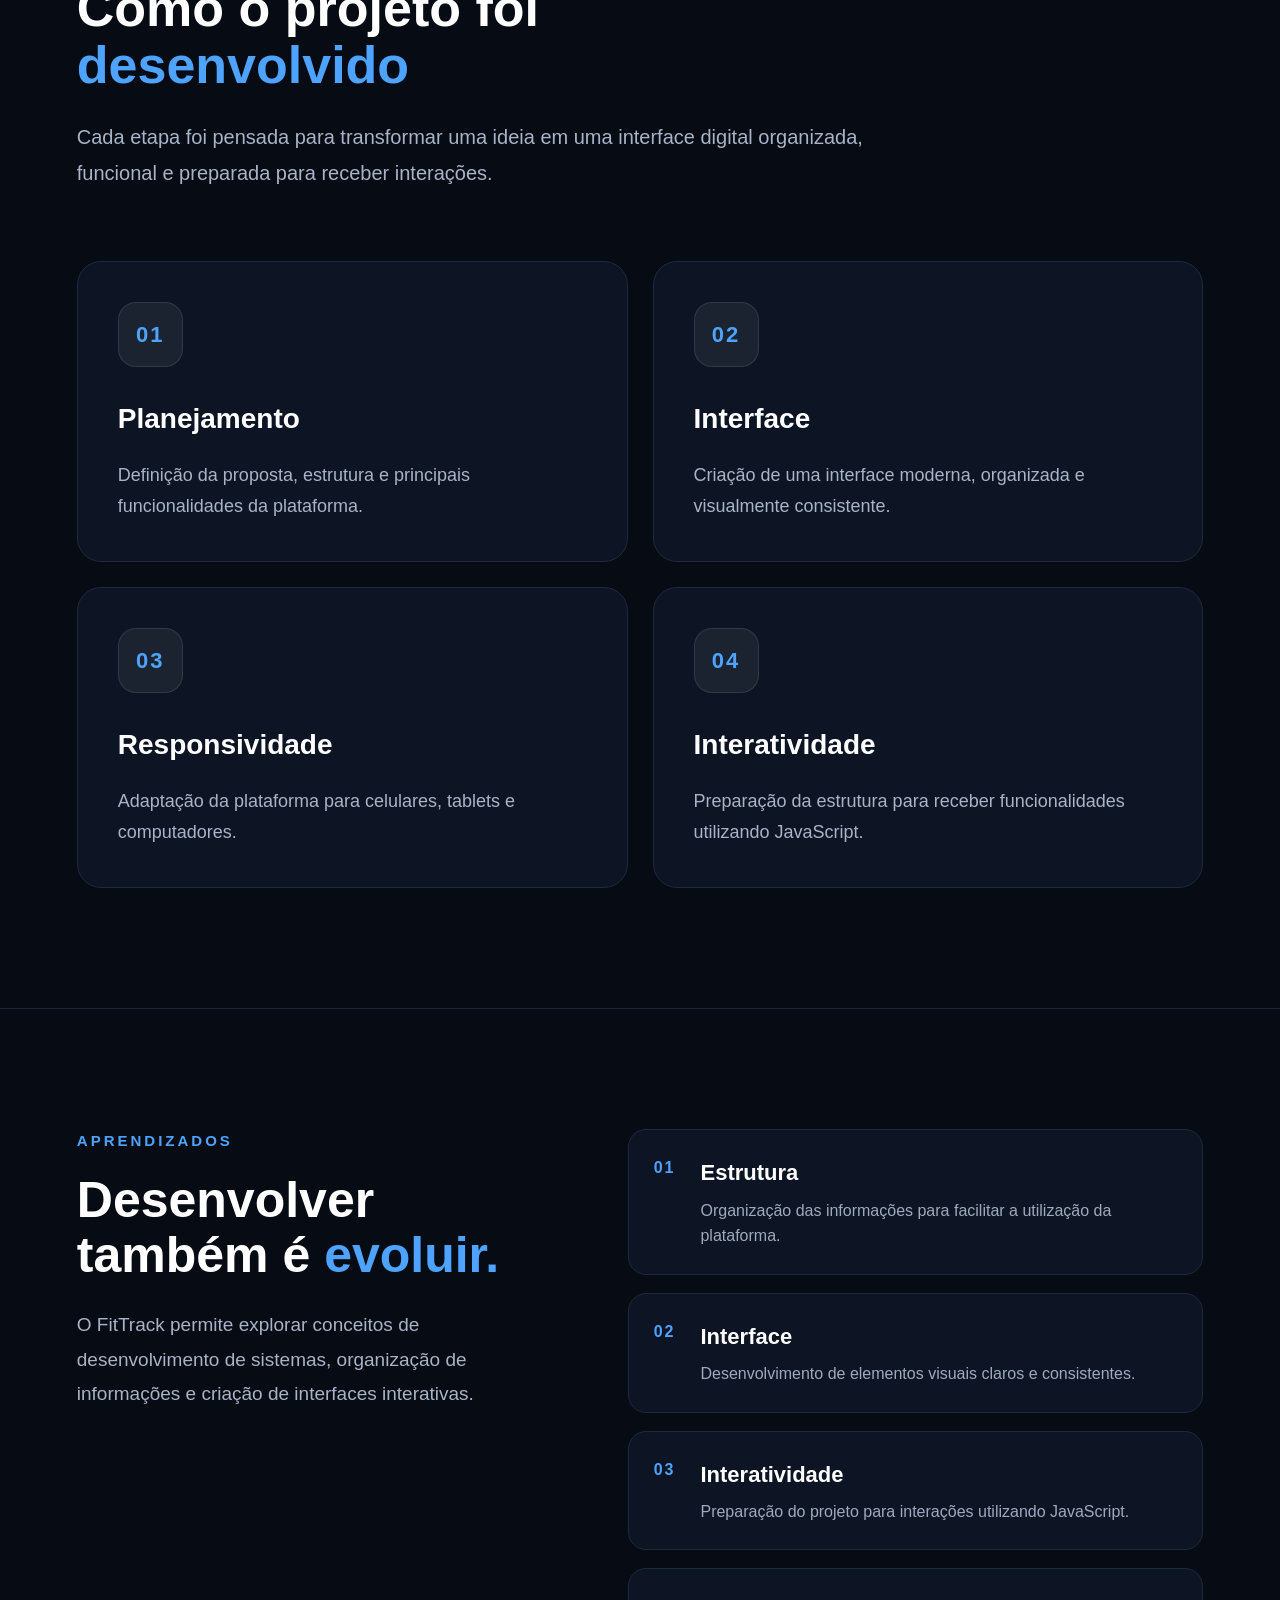
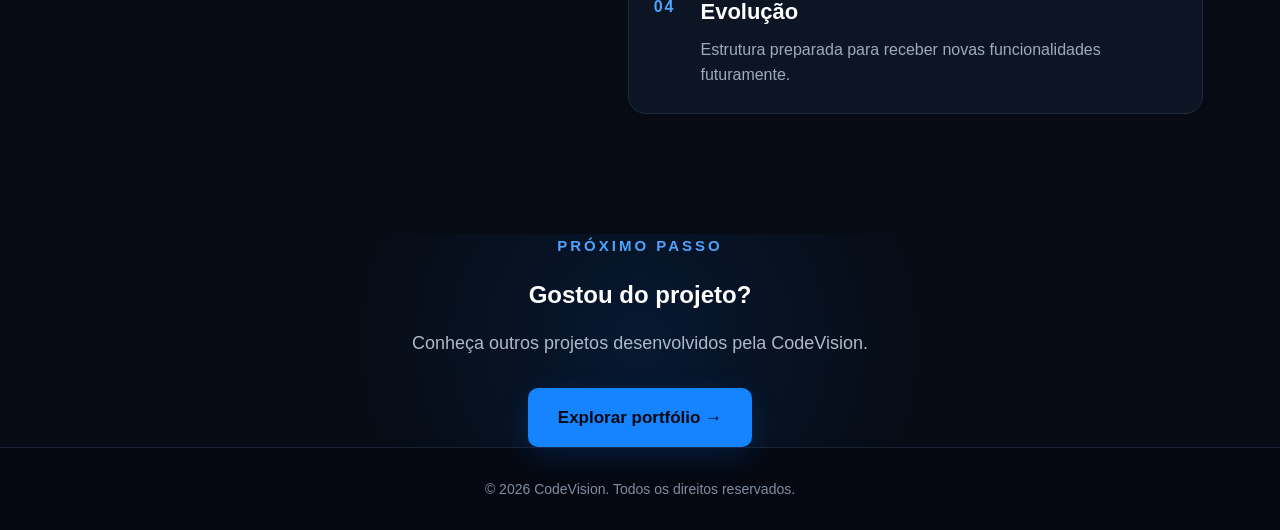
<file: fittrack.html>
<!DOCTYPE html>
<html lang="pt-BR">

<head>
    <meta charset="UTF-8">
    <meta name="viewport" content="width=device-width, initial-scale=1.0">

    <title>FitTrack | CodeVision</title>

    <link rel="stylesheet" href="style.css">
</head>

<body>

    <header>

        <h1>CodeVision</h1>

        <nav>
            <a href="index.html">Início</a>
            <a href="index.html#servicos">Serviços</a>
            <a href="index.html#portfolio">Portfólio</a>
            <a href="index.html#sobre">Sobre</a>
            <a href="index.html#contato">Contato</a>
        </nav>

    </header>


    <main>


        <!-- HERO -->

        <section class="fit-hero projeto-hero">

            <div class="projeto-hero-content">

                <p class="tag">
                    PROJETO 02 • PLATAFORMA WEB
                </p>

                <h2>
                    Fit<span>Track</span>
                </h2>

                <p>
                    Uma plataforma conceitual criada para organizar
                    atividades, rotinas e metas de forma simples,
                    visual e intuitiva.
                </p>

                <p class="projeto-aviso">
                    Projeto demonstrativo de portfólio.
                </p>

                <a href="index.html#portfolio" class="botao">
                    ← Voltar ao portfólio
                </a>

            </div>

        </section>


        <!-- DESAFIO -->

        <section class="secao fit-desafio">

            <p class="tag">
                O DESAFIO
            </p>

            <h2>
                Organização também pode ser digital.
            </h2>

            <p class="descricao-projeto">

                O FitTrack foi criado como um projeto conceitual
                para demonstrar como uma plataforma web pode
                reunir informações de atividades e objetivos
                em uma interface organizada e fácil de utilizar.

            </p>


            <div class="fit-desafio-grid">

                <article class="fit-info-card">

                    <div class="fit-icone">
                        📋
                    </div>

                    <h3>
                        Organização
                    </h3>

                    <p>
                        Reunir informações importantes em um
                        único ambiente digital.
                    </p>

                </article>


                <article class="fit-info-card">

                    <div class="fit-icone">
                        🎯
                    </div>

                    <h3>
                        Metas
                    </h3>

                    <p>
                        Permitir que o usuário acompanhe seus
                        objetivos e registre seu progresso.
                    </p>

                </article>


                <article class="fit-info-card">

                    <div class="fit-icone">
                        📊
                    </div>

                    <h3>
                        Visualização
                    </h3>

                    <p>
                        Transformar informações em uma interface
                        clara e fácil de compreender.
                    </p>

                </article>

            </div>

        </section>


        <!-- FUNCIONALIDADES -->

        <section class="fit-funcionalidades">

            <div class="fit-func-intro">

                <p class="tag">
                    FUNCIONALIDADES
                </p>

                <h2>
                    Pensado para ser
                    <span>simples e funcional.</span>
                </h2>

                <p>
                    A proposta do FitTrack é apresentar uma
                    experiência digital organizada, permitindo
                    que diferentes informações sejam acessadas
                    de maneira rápida.
                </p>

            </div>


            <div class="fit-func-grid">

                <article class="fit-func-card">

                    <span class="fit-numero">
                        01
                    </span>

                    <h3>
                        Painel principal
                    </h3>

                    <p>
                        Uma visão geral das informações mais
                        importantes do usuário.
                    </p>

                </article>


                <article class="fit-func-card">

                    <span class="fit-numero">
                        02
                    </span>

                    <h3>
                        Registro de atividades
                    </h3>

                    <p>
                        Área destinada ao registro e organização
                        das atividades realizadas.
                    </p>

                </article>


                <article class="fit-func-card">

                    <span class="fit-numero">
                        03
                    </span>

                    <h3>
                        Metas pessoais
                    </h3>

                    <p>
                        Organização de objetivos definidos pelo
                        próprio usuário.
                    </p>

                </article>


                <article class="fit-func-card">

                    <span class="fit-numero">
                        04
                    </span>

                    <h3>
                        Histórico
                    </h3>

                    <p>
                        Visualização das informações registradas
                        ao longo do tempo.
                    </p>

                </article>

            </div>

        </section>


        <!-- PAINEL -->

        <section class="secao fit-painel">

            <p class="tag">
                DEMONSTRAÇÃO
            </p>

            <h2>
                Painel demonstrativo
            </h2>

            <p class="fit-painel-intro">
                Os dados apresentados abaixo são fictícios e
                existem apenas para demonstrar como a interface
                poderia funcionar.
            </p>


            <div class="fit-dashboard">

                <div class="fit-metric">

                    <span>
                        Rotinas registradas
                    </span>

                    <strong id="totalRotinas">
                        12
                    </strong>

                </div>


                <div class="fit-metric">

                    <span>
                        Metas ativas
                    </span>

                    <strong>
                        04
                    </strong>

                </div>


                <div class="fit-metric">

                    <span>
                        Atividades registradas
                    </span>

                    <strong id="totalAtividades">
                        18
                    </strong>

                </div>


                <div class="fit-metric">

                    <span>
                        Organização
                    </span>

                    <strong>
                        72%
                    </strong>

                </div>

            </div>


            <div class="fit-formulario">

                <h3>
                    Registrar nova atividade
                </h3>

                <div class="fit-form">

                    <input
                        type="text"
                        id="nomeAtividade"
                        placeholder="Nome da atividade"
                    >

                    <select id="tipoAtividade">

                        <option value="">
                            Tipo de atividade
                        </option>

                        <option value="Treino">
                            Treino
                        </option>

                        <option value="Corrida">
                            Corrida
                        </option>

                        <option value="Caminhada">
                            Caminhada
                        </option>

                        <option value="Esporte">
                            Esporte
                        </option>

                        <option value="Outro">
                            Outro
                        </option>

                    </select>

                    <button
                        type="button"
                        class="botao"
                        id="adicionarAtividade"
                    >
                        + Adicionar atividade
                    </button>

                </div>

            </div>


            <div class="fit-atividades">

                <h3>
                    Atividades registradas
                </h3>

                <div id="listaAtividades">

                    <p class="fit-vazio">
                        Nenhuma nova atividade registrada.
                    </p>

                </div>

            </div>

        </section>


        <!-- METAS -->

        <section class="fit-metas">

            <div class="fit-metas-intro">

                <p class="tag">
                    METAS
                </p>

                <h2>
                    Transforme objetivos em
                    <span>progresso.</span>
                </h2>

                <p>
                    Nesta demonstração, o usuário pode criar metas
                    e acompanhar seu progresso através de uma
                    interface simples e visual.
                </p>

            </div>


            <div class="fit-meta-form">

                <input
                    type="text"
                    id="nomeMeta"
                    placeholder="Nome da meta"
                >

                <button
                    type="button"
                    class="botao"
                    id="adicionarMeta"
                >
                    + Criar meta
                </button>

            </div>


            <div
                id="listaMetas"
                class="fit-metas-lista"
            >

                <p class="fit-vazio">
                    Nenhuma meta criada.
                </p>

            </div>

        </section>


        <!-- TECNOLOGIAS -->

        <section class="tecnologia">

            <p class="tag">
                TECNOLOGIAS
            </p>

            <h2>
                Construído para a web
            </h2>

            <div class="tecnologias">

                <span>HTML5</span>
                <span>CSS3</span>
                <span>JavaScript</span>
                <span>Design Responsivo</span>
                <span>Interface Interativa</span>

            </div>

        </section>


        <!-- PROCESSO -->

        <section class="processo">

            <div class="processo-intro">

                <p class="tag">
                    NOSSO PROCESSO
                </p>

                <h2>
                    Como o projeto foi
                    <span>desenvolvido</span>
                </h2>

                <p>
                    Cada etapa foi pensada para transformar uma
                    ideia em uma interface digital organizada,
                    funcional e preparada para receber
                    interações.
                </p>

            </div>


            <div class="processo-lista">

                <article class="processo-card">

                    <span class="numero">
                        01
                    </span>

                    <h3>
                        Planejamento
                    </h3>

                    <p>
                        Definição da proposta, estrutura e
                        principais funcionalidades da plataforma.
                    </p>

                </article>


                <article class="processo-card">

                    <span class="numero">
                        02
                    </span>

                    <h3>
                        Interface
                    </h3>

                    <p>
                        Criação de uma interface moderna,
                        organizada e visualmente consistente.
                    </p>

                </article>


                <article class="processo-card">

                    <span class="numero">
                        03
                    </span>

                    <h3>
                        Responsividade
                    </h3>

                    <p>
                        Adaptação da plataforma para celulares,
                        tablets e computadores.
                    </p>

                </article>


                <article class="processo-card">

                    <span class="numero">
                        04
                    </span>

                    <h3>
                        Interatividade
                    </h3>

                    <p>
                        Preparação da estrutura para receber
                        funcionalidades utilizando JavaScript.
                    </p>

                </article>

            </div>

        </section>


        <!-- APRENDIZADOS -->

        <section class="aprendizados">

            <div class="aprendizados-conteudo">

                <p class="tag">
                    APRENDIZADOS
                </p>

                <h2>
                    Desenvolver também é
                    <span>evoluir.</span>
                </h2>

                <p>
                    O FitTrack permite explorar conceitos de
                    desenvolvimento de sistemas, organização
                    de informações e criação de interfaces
                    interativas.
                </p>

            </div>


            <div class="aprendizados-lista">

                <div class="aprendizado">

                    <span>
                        01
                    </span>

                    <div>

                        <h3>
                            Estrutura
                        </h3>

                        <p>
                            Organização das informações para
                            facilitar a utilização da plataforma.
                        </p>

                    </div>

                </div>


                <div class="aprendizado">

                    <span>
                        02
                    </span>

                    <div>

                        <h3>
                            Interface
                        </h3>

                        <p>
                            Desenvolvimento de elementos
                            visuais claros e consistentes.
                        </p>

                    </div>

                </div>


                <div class="aprendizado">

                    <span>
                        03
                    </span>

                    <div>

                        <h3>
                            Interatividade
                        </h3>

                        <p>
                            Preparação do projeto para interações
                            utilizando JavaScript.
                        </p>

                    </div>

                </div>


                <div class="aprendizado">

                    <span>
                        04
                    </span>

                    <div>

                        <h3>
                            Evolução
                        </h3>

                        <p>
                            Estrutura preparada para receber
                            novas funcionalidades futuramente.
                        </p>

                    </div>

                </div>

            </div>

        </section>


        <!-- FINAL -->

        <section class="projeto-final">

            <p class="tag">
                PRÓXIMO PASSO
            </p>

            <h2>
                Gostou do projeto?
            </h2>

            <p>
                Conheça outros projetos desenvolvidos
                pela CodeVision.
            </p>

            <a href="index.html#portfolio" class="botao">
                Explorar portfólio →
            </a>

        </section>


    </main>


    <footer>

        <p>
            © 2026 CodeVision. Todos os direitos reservados.
        </p>

    </footer>


    <script src="fittrack.js"></script>

</body>
</html>
</file>
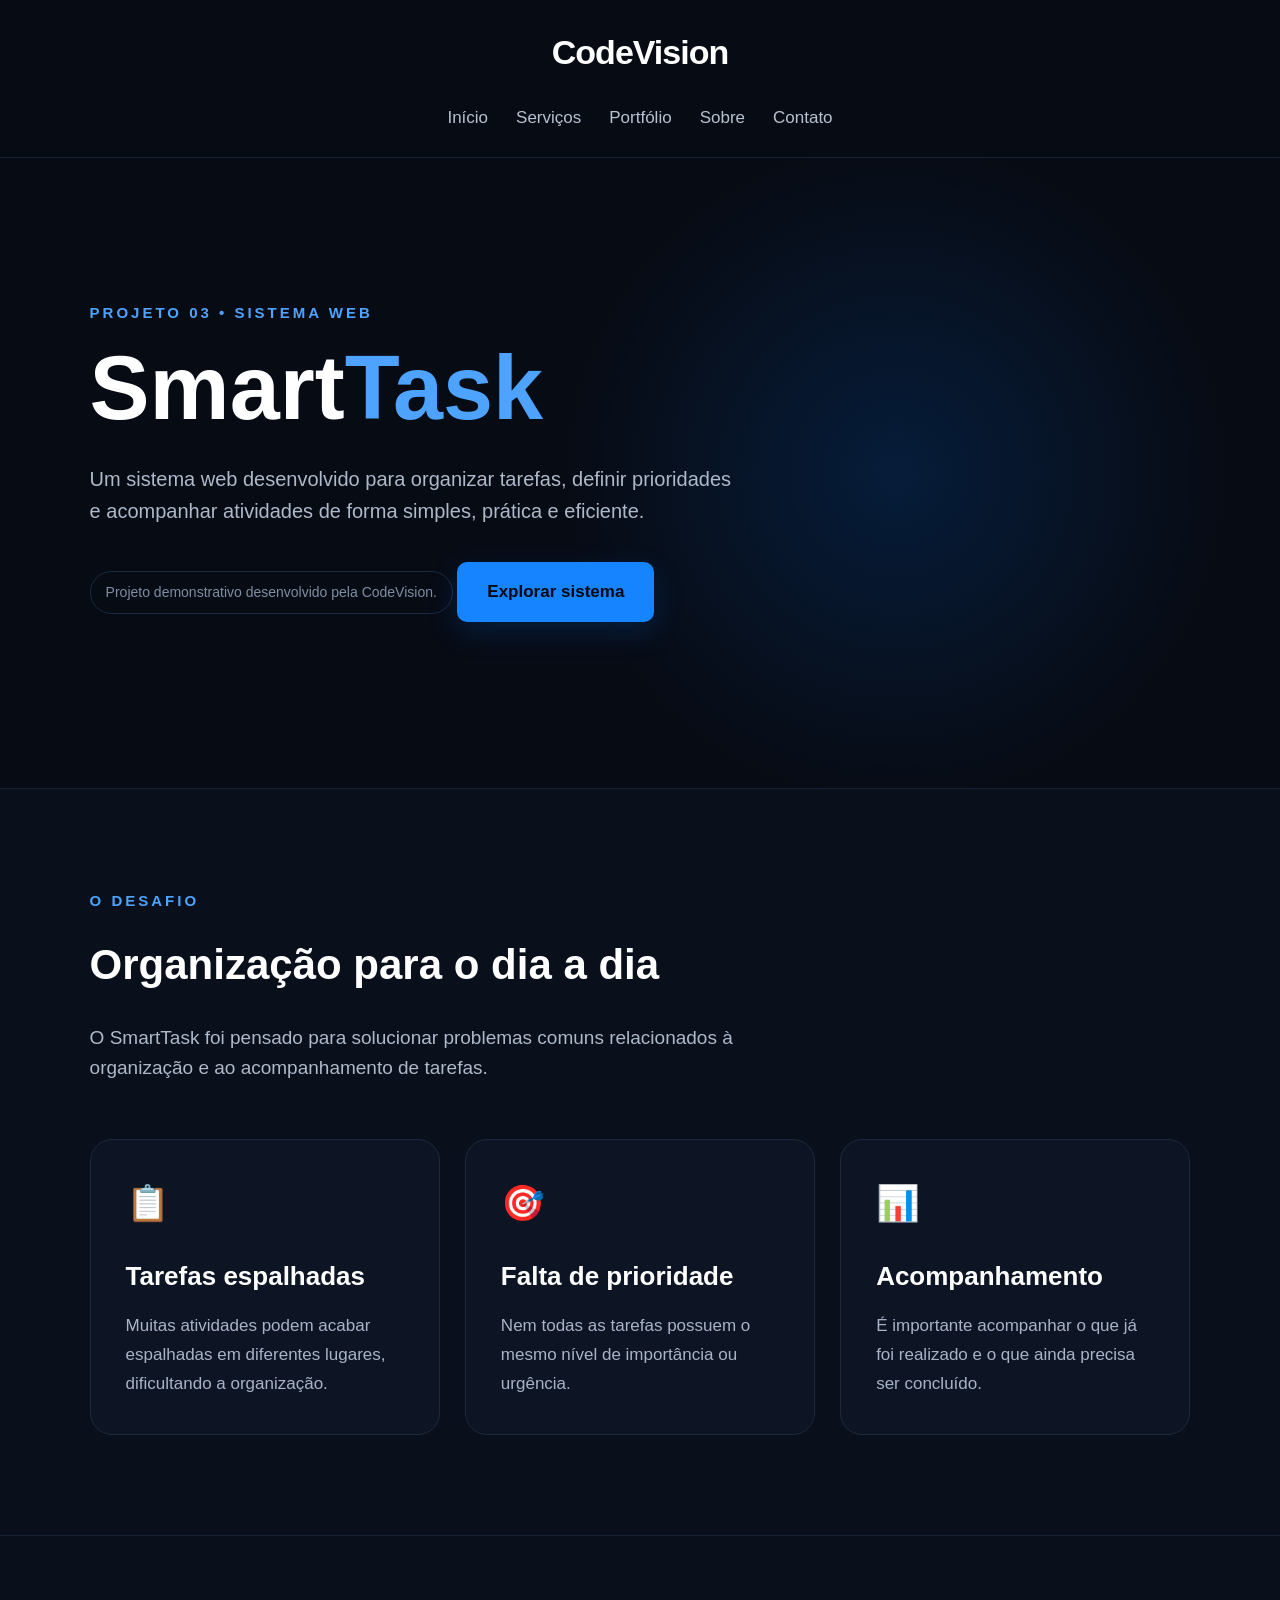
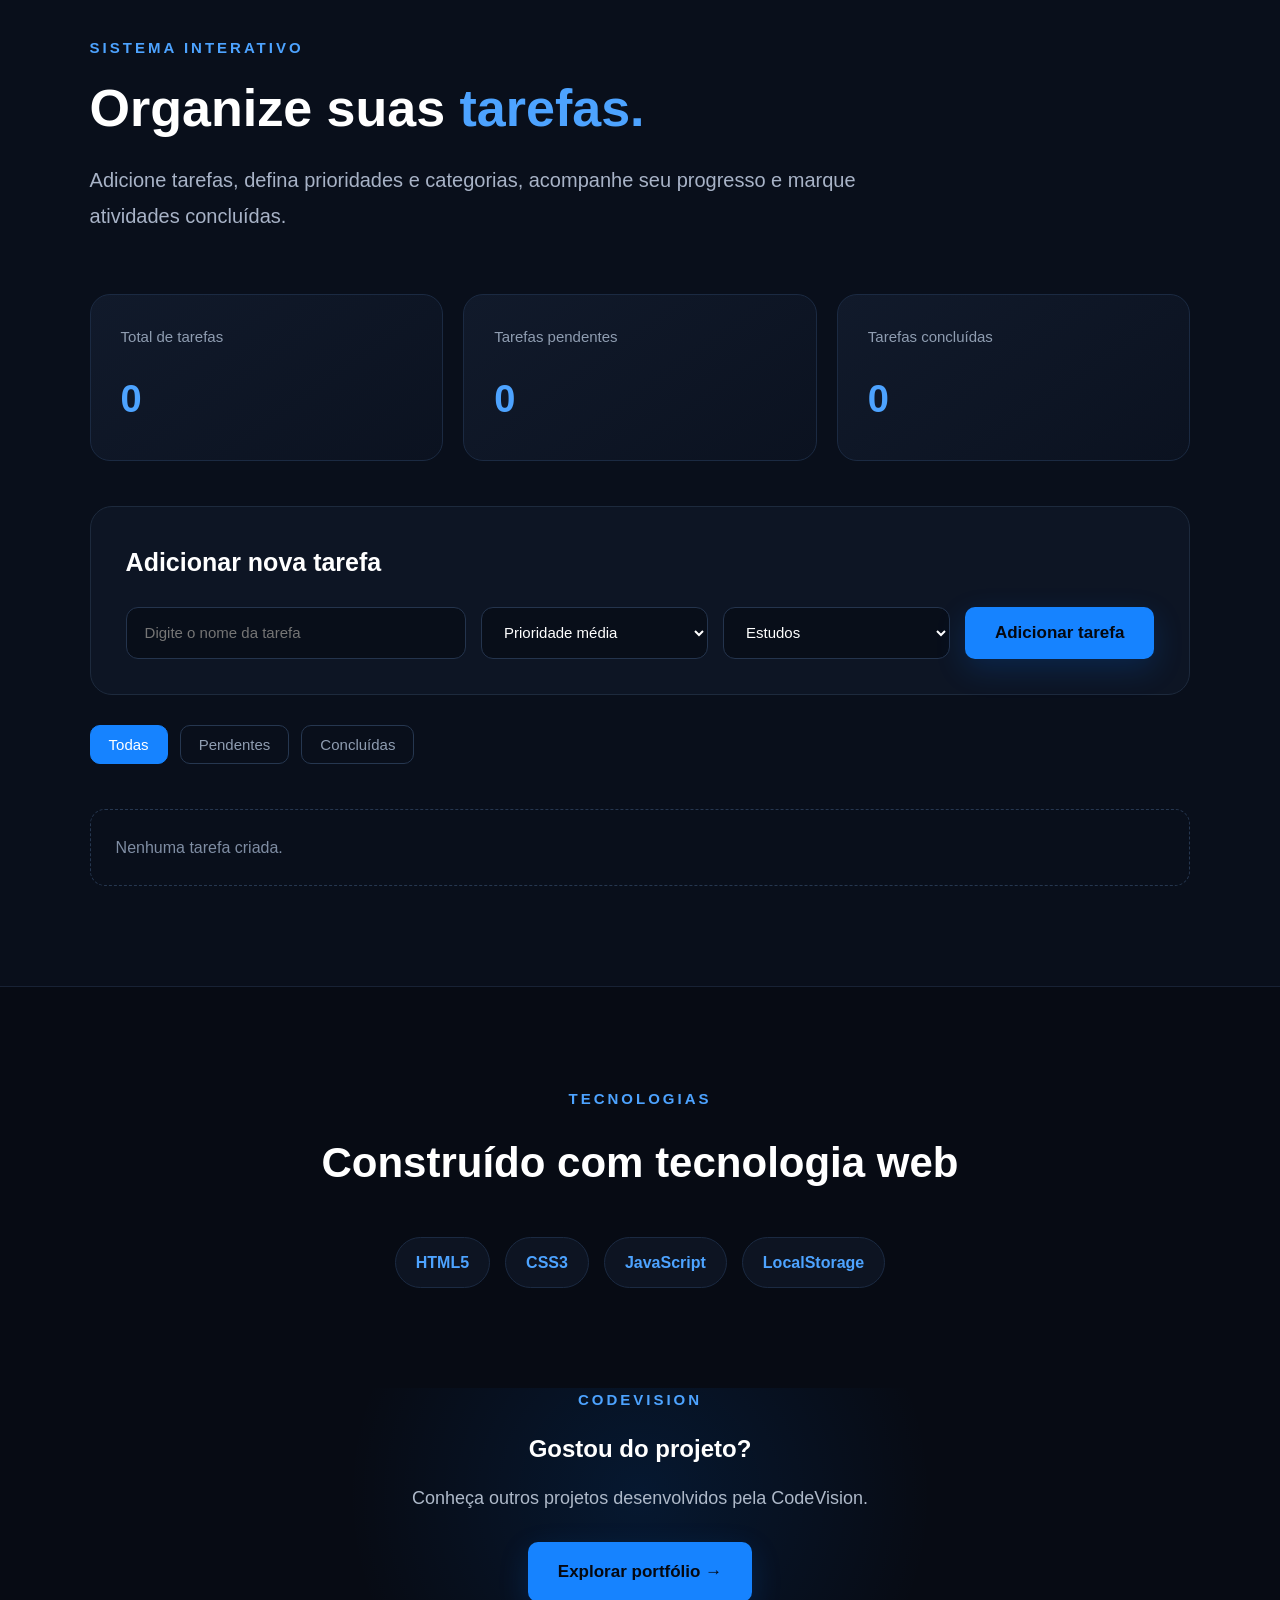
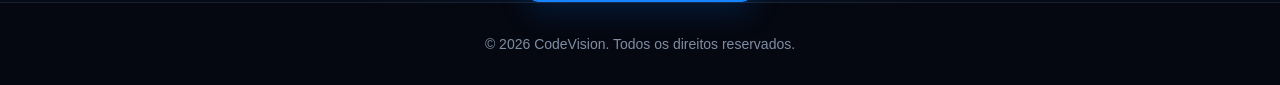
<file: smarttask.html>
<!DOCTYPE html>
<html lang="pt-BR">

<head>
    <meta charset="UTF-8">
    <meta name="viewport" content="width=device-width, initial-scale=1.0">

    <title>SmartTask | CodeVision</title>

    <link rel="stylesheet" href="style.css">
</head>

<body>

    <!-- CABEÇALHO -->
    <header>

        <h1>CodeVision</h1>

        <nav>
            <a href="index.html">Início</a>
            <a href="index.html#servicos">Serviços</a>
            <a href="index.html#portfolio">Portfólio</a>
            <a href="index.html#sobre">Sobre</a>
            <a href="index.html#contato">Contato</a>
        </nav>

    </header>


    <main>

        <!-- HERO DO PROJETO -->
        <section class="projeto-hero">

            <div class="projeto-hero-content">

                <p class="tag">PROJETO 03 • SISTEMA WEB</p>

                <h2>
                    Smart<span>Task</span>
                </h2>

                <p>
                    Um sistema web desenvolvido para organizar tarefas,
                    definir prioridades e acompanhar atividades de forma
                    simples, prática e eficiente.
                </p>

                <div class="projeto-aviso">
                    Projeto demonstrativo desenvolvido pela CodeVision.
                </div>

                <a href="#sistema" class="botao">
                    Explorar sistema
                </a>

            </div>

        </section>


        <!-- DESAFIO -->
        <section class="secao fit-desafio">

            <p class="tag">O DESAFIO</p>

            <h2>
                Organização para o dia a dia
            </h2>

            <p class="descricao-projeto">
                O SmartTask foi pensado para solucionar problemas comuns
                relacionados à organização e ao acompanhamento de tarefas.
            </p>


            <div class="fit-desafio-grid">

                <article class="fit-info-card">

                    <div class="fit-icone">
                        📋
                    </div>

                    <h3>
                        Tarefas espalhadas
                    </h3>

                    <p>
                        Muitas atividades podem acabar espalhadas em
                        diferentes lugares, dificultando a organização.
                    </p>

                </article>


                <article class="fit-info-card">

                    <div class="fit-icone">
                        🎯
                    </div>

                    <h3>
                        Falta de prioridade
                    </h3>

                    <p>
                        Nem todas as tarefas possuem o mesmo nível de
                        importância ou urgência.
                    </p>

                </article>


                <article class="fit-info-card">

                    <div class="fit-icone">
                        📊
                    </div>

                    <h3>
                        Acompanhamento
                    </h3>

                    <p>
                        É importante acompanhar o que já foi realizado
                        e o que ainda precisa ser concluído.
                    </p>

                </article>

            </div>

        </section>


        <!-- SISTEMA -->
        <section id="sistema" class="secao smart-sistema">

            <div class="smart-intro">

                <p class="tag">
                    SISTEMA INTERATIVO
                </p>

                <h2>
                    Organize suas <span>tarefas.</span>
                </h2>

                <p>
                    Adicione tarefas, defina prioridades e categorias,
                    acompanhe seu progresso e marque atividades
                    concluídas.
                </p>

            </div>


            <!-- PAINEL -->
            <div class="smart-dashboard">

                <div class="smart-metric">

                    <span>
                        Total de tarefas
                    </span>

                    <strong id="totalTarefas">
                        0
                    </strong>

                </div>


                <div class="smart-metric">

                    <span>
                        Tarefas pendentes
                    </span>

                    <strong id="tarefasPendentes">
                        0
                    </strong>

                </div>


                <div class="smart-metric">

                    <span>
                        Tarefas concluídas
                    </span>

                    <strong id="tarefasConcluidas">
                        0
                    </strong>

                </div>

            </div>


            <!-- FORMULÁRIO -->
            <div class="smart-formulario">

                <h3>
                    Adicionar nova tarefa
                </h3>

                <div class="smart-form">

                    <input
                        type="text"
                        id="nomeTarefa"
                        placeholder="Digite o nome da tarefa"
                    >


                    <select id="prioridadeTarefa">

                        <option value="Baixa">
                            Prioridade baixa
                        </option>

                        <option value="Média" selected>
                            Prioridade média
                        </option>

                        <option value="Alta">
                            Prioridade alta
                        </option>

                    </select>


                    <select id="categoriaTarefa">

                        <option value="Estudos">
                            Estudos
                        </option>

                        <option value="Trabalho">
                            Trabalho
                        </option>

                        <option value="Pessoal">
                            Pessoal
                        </option>

                        <option value="Outros">
                            Outros
                        </option>

                    </select>


                    <button
                        type="button"
                        id="adicionarTarefa"
                        class="botao"
                    >
                        Adicionar tarefa
                    </button>

                </div>

            </div>


            <!-- FILTROS -->
            <div class="smart-filtros">

                <button
                    type="button"
                    class="smart-filtro ativo"
                    data-filtro="todas"
                >
                    Todas
                </button>


                <button
                    type="button"
                    class="smart-filtro"
                    data-filtro="pendentes"
                >
                    Pendentes
                </button>


                <button
                    type="button"
                    class="smart-filtro"
                    data-filtro="concluidas"
                >
                    Concluídas
                </button>

            </div>


            <!-- LISTA DE TAREFAS -->
            <div class="smart-lista">

                <div id="listaTarefas">

                    <div class="smart-vazio">
                        Nenhuma tarefa cadastrada ainda.
                    </div>

                </div>

            </div>

        </section>


        <!-- TECNOLOGIAS -->
        <section class="secao tecnologia">

            <p class="tag">
                TECNOLOGIAS
            </p>

            <h2>
                Construído com tecnologia web
            </h2>

            <div class="tecnologias">

                <span>
                    HTML5
                </span>

                <span>
                    CSS3
                </span>

                <span>
                    JavaScript
                </span>

                <span>
                    LocalStorage
                </span>

            </div>

        </section>


        <!-- FINAL -->
        <section class="projeto-final">

            <p class="tag">
                CODEVISION
            </p>

            <h2>
                Gostou do projeto?
            </h2>

            <p>
                Conheça outros projetos desenvolvidos pela CodeVision.
            </p>

            <a
                href="index.html#portfolio"
                class="botao"
            >
                Explorar portfólio →
            </a>

        </section>

    </main>


    <!-- RODAPÉ -->
    <footer>

        <p>
            © 2026 CodeVision. Todos os direitos reservados.
        </p>

    </footer>


    <!-- JAVASCRIPT -->
    <script src="smarttask.js"></script>

</body>

</html>
</file>
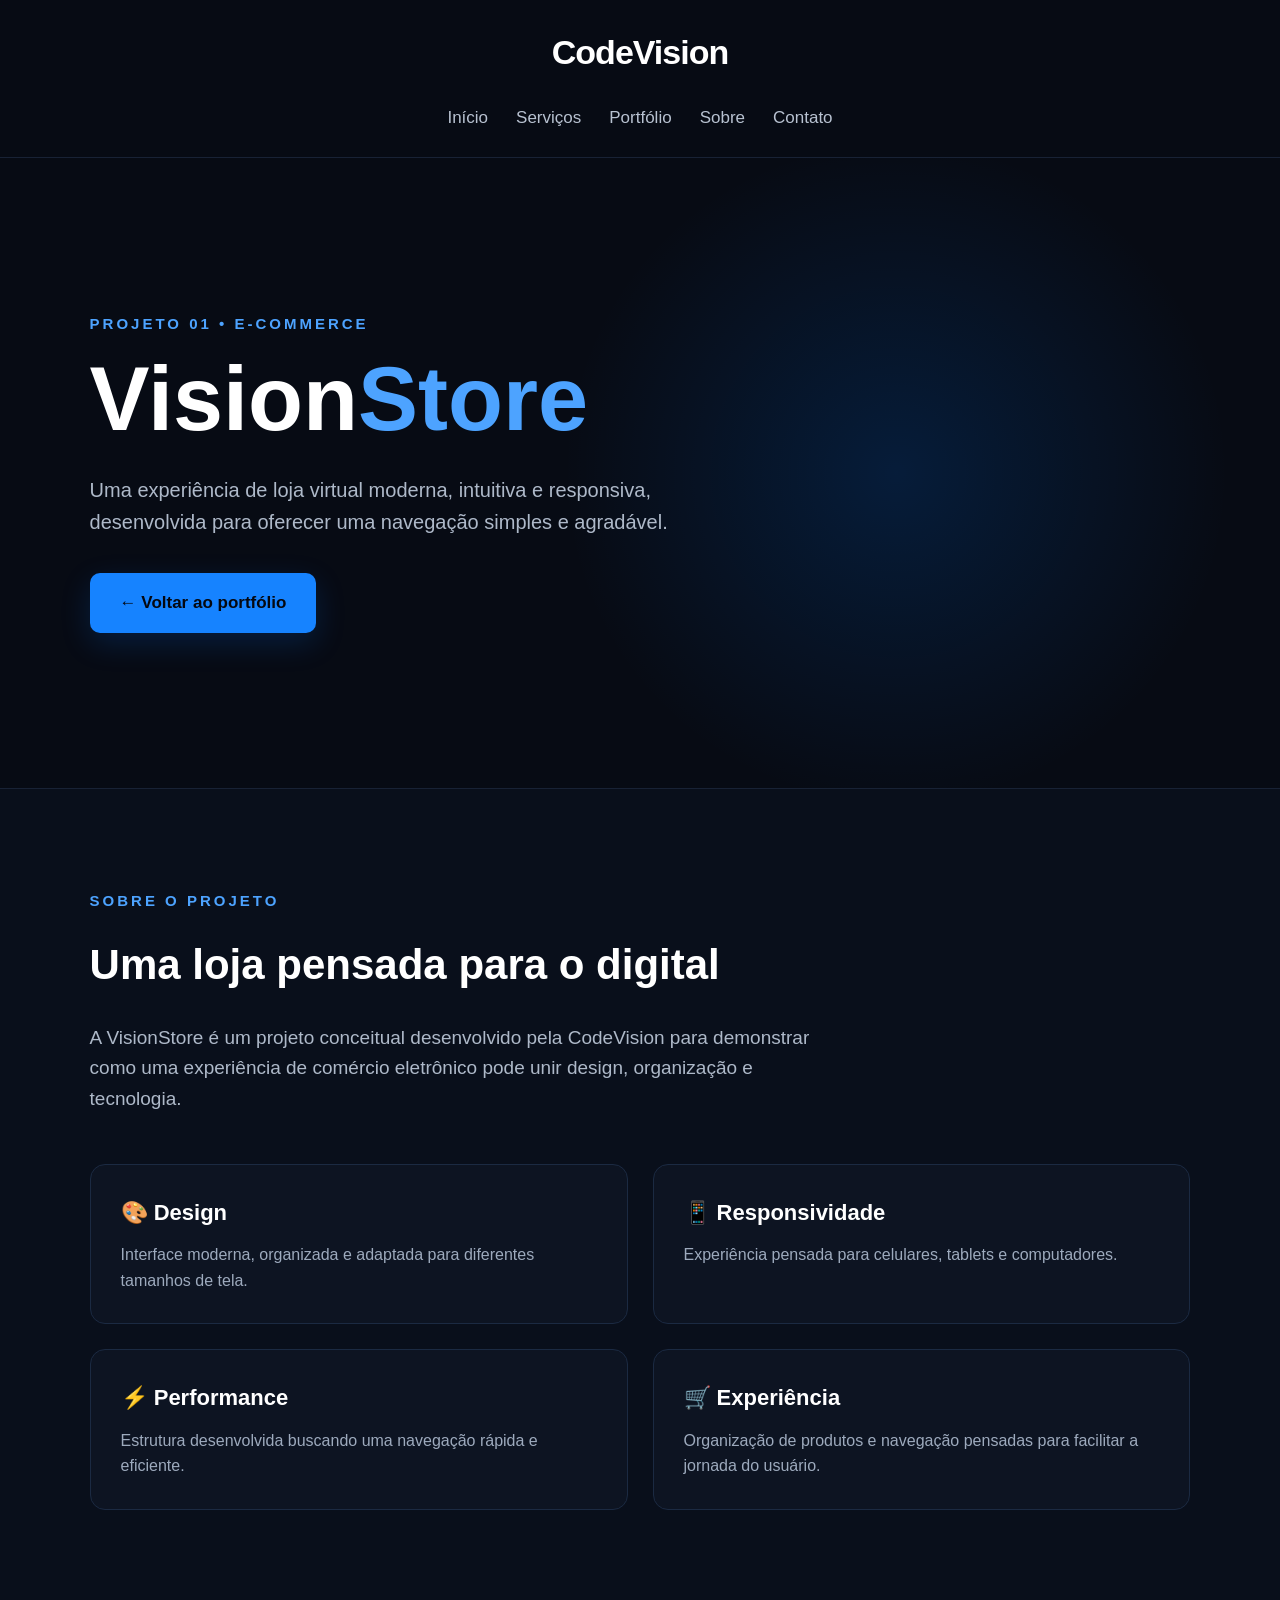
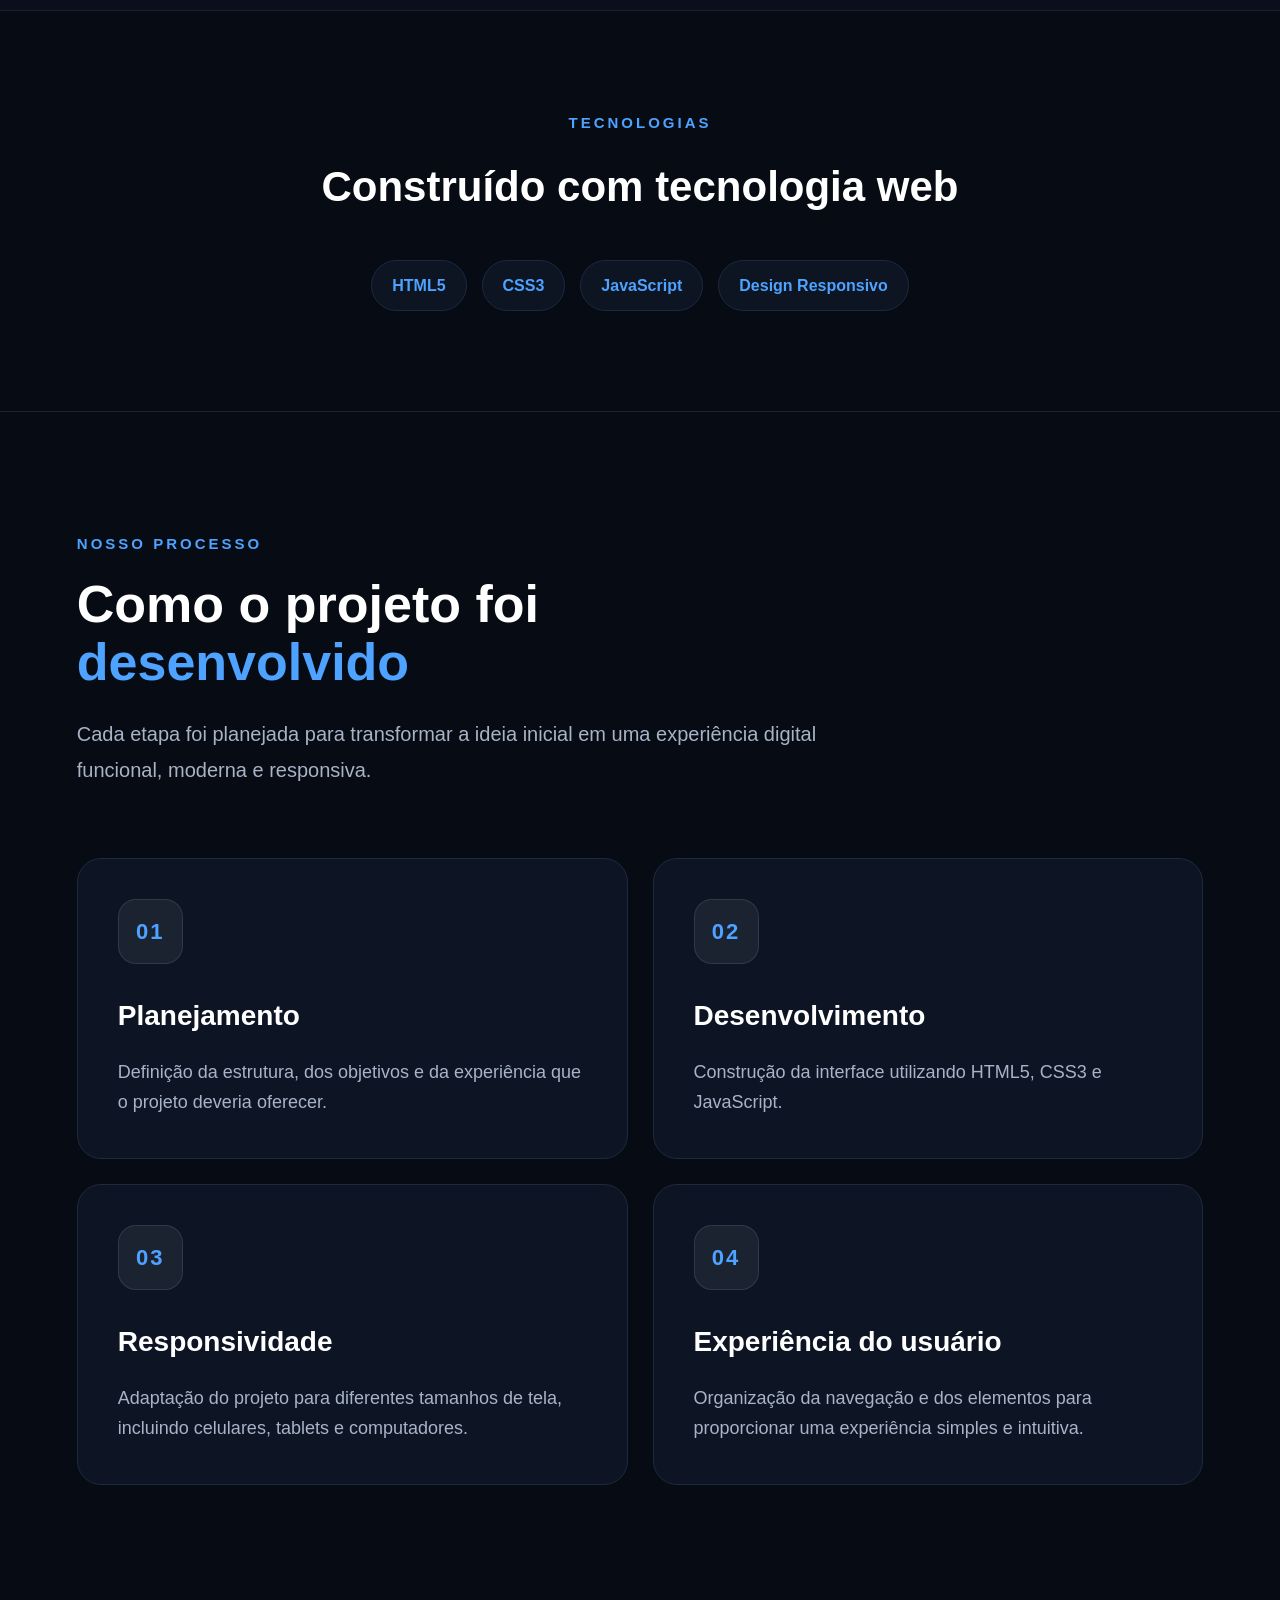
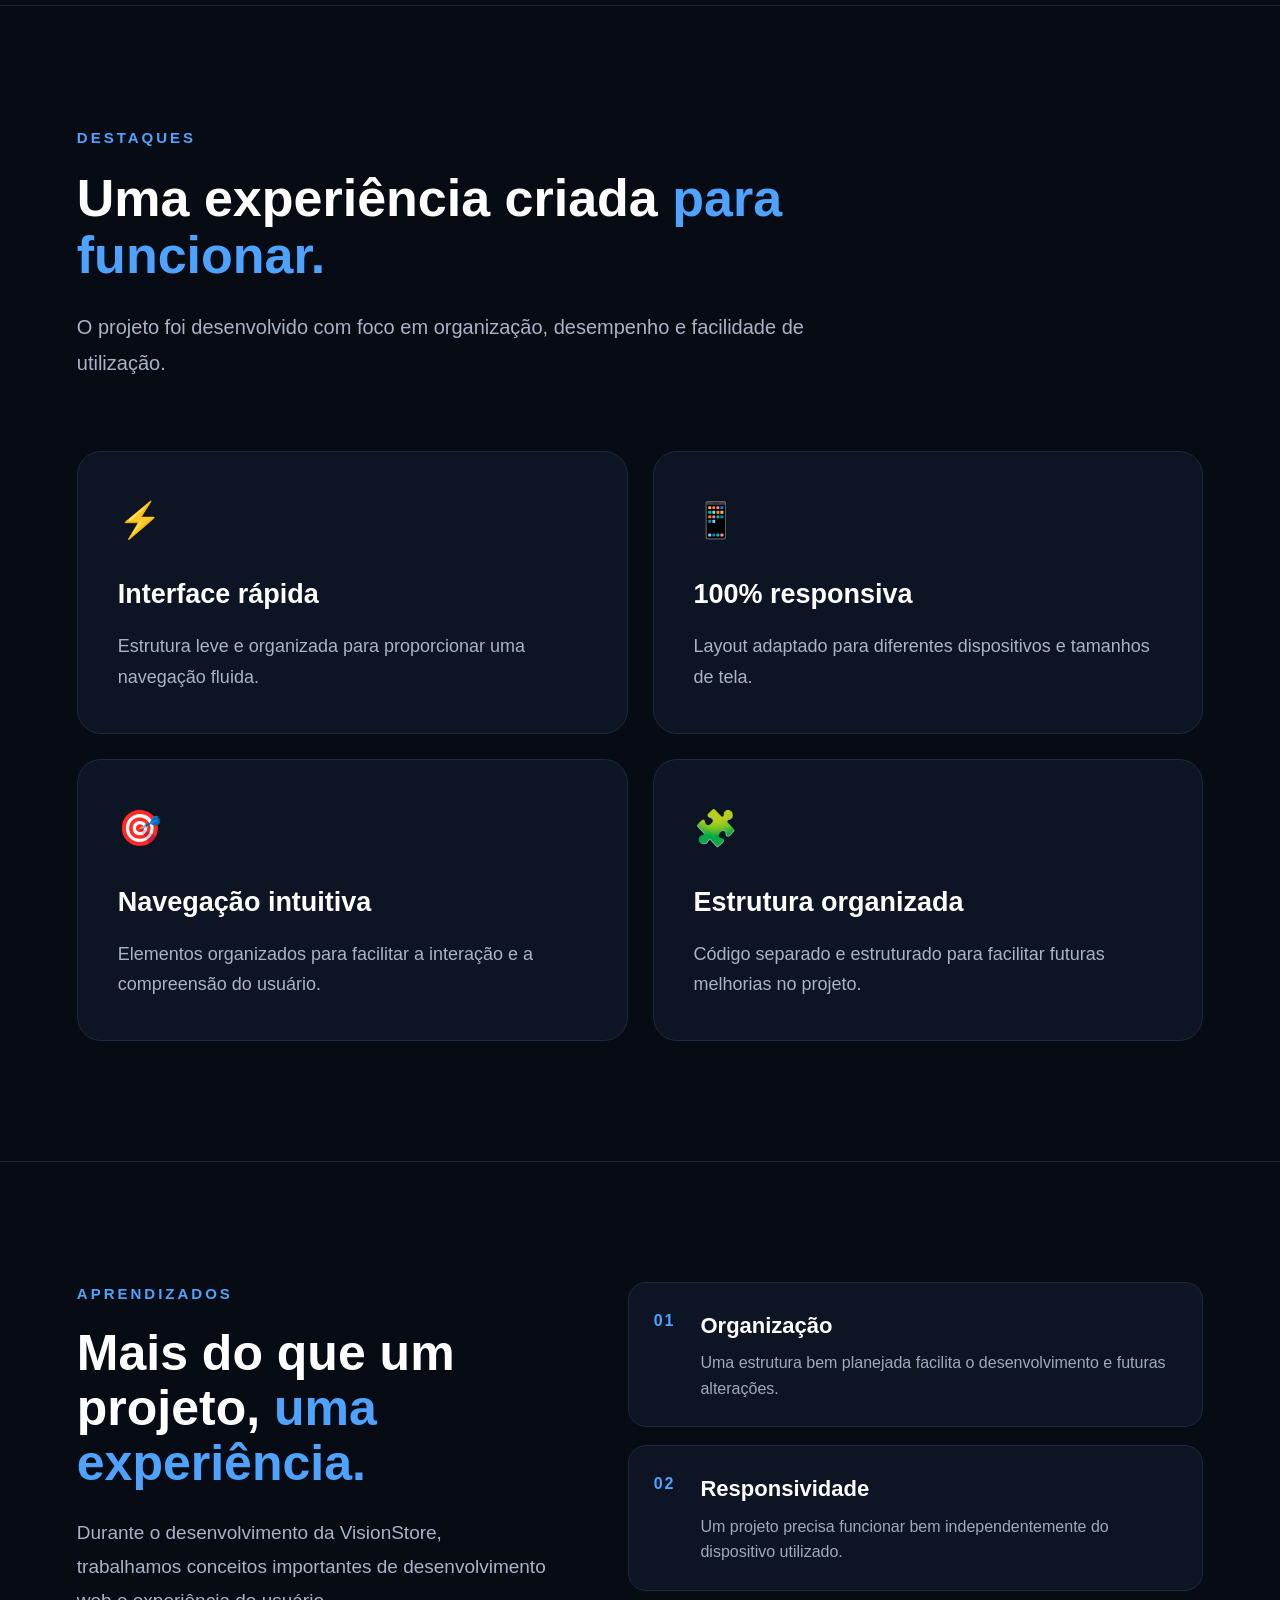
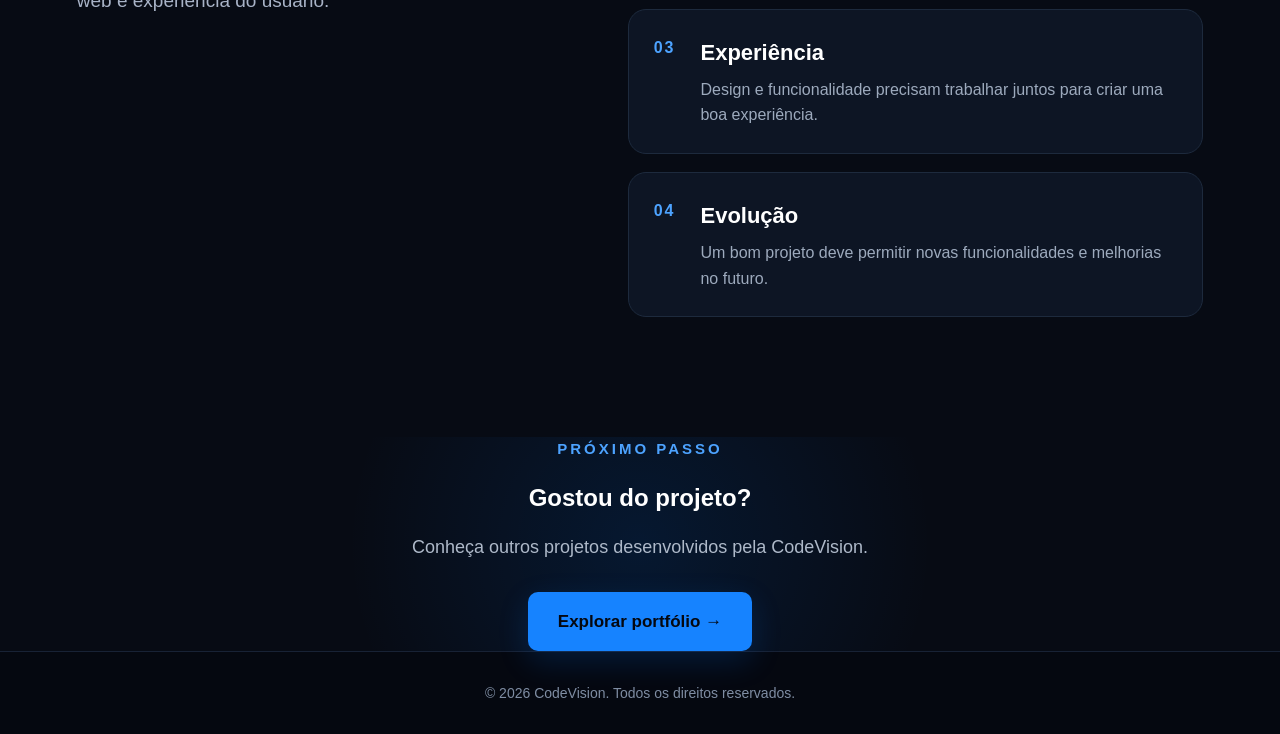
<file: visionstore.html>
<!DOCTYPE html>
<html lang="pt-BR">

<head>
    <meta charset="UTF-8">
    <meta name="viewport" content="width=device-width, initial-scale=1.0">

    <title>VisionStore | CodeVision</title>

    <link rel="stylesheet" href="style.css">
</head>

<body>

    <header>

        <h1>CodeVision</h1>

        <nav>
            <a href="index.html">Início</a>
            <a href="index.html#servicos">Serviços</a>
            <a href="index.html#portfolio">Portfólio</a>
            <a href="index.html#sobre">Sobre</a>
            <a href="index.html#contato">Contato</a>
        </nav>

    </header>


    <main>

        <!-- HERO DO PROJETO -->

        <section class="projeto-hero">

            <div class="projeto-hero-content">

                <p class="tag">PROJETO 01 • E-COMMERCE</p>

                <h2>
                    Vision<span>Store</span>
                </h2>

                <p>
                    Uma experiência de loja virtual moderna,
                    intuitiva e responsiva, desenvolvida para
                    oferecer uma navegação simples e agradável.
                </p>

                <a href="index.html#portfolio" class="botao">
                    ← Voltar ao portfólio
                </a>

            </div>

        </section>


        <!-- SOBRE O PROJETO -->

        <section class="secao projeto-detalhes">

            <p class="tag">SOBRE O PROJETO</p>

            <h2>Uma loja pensada para o digital</h2>

            <p class="descricao-projeto">
                A VisionStore é um projeto conceitual desenvolvido
                pela CodeVision para demonstrar como uma experiência
                de comércio eletrônico pode unir design, organização
                e tecnologia.
            </p>


            <div class="detalhes-grid">

                <article class="detalhe-card">

                    <h3>🎨 Design</h3>

                    <p>
                        Interface moderna, organizada e adaptada
                        para diferentes tamanhos de tela.
                    </p>

                </article>


                <article class="detalhe-card">

                    <h3>📱 Responsividade</h3>

                    <p>
                        Experiência pensada para celulares,
                        tablets e computadores.
                    </p>

                </article>


                <article class="detalhe-card">

                    <h3>⚡ Performance</h3>

                    <p>
                        Estrutura desenvolvida buscando uma
                        navegação rápida e eficiente.
                    </p>

                </article>


                <article class="detalhe-card">

                    <h3>🛒 Experiência</h3>

                    <p>
                        Organização de produtos e navegação
                        pensadas para facilitar a jornada do usuário.
                    </p>

                </article>

            </div>

        </section>


        <!-- TECNOLOGIAS -->

        <section class="secao tecnologia">

            <p class="tag">TECNOLOGIAS</p>

            <h2>Construído com tecnologia web</h2>

            <div class="tecnologias">

                <span>HTML5</span>
                <span>CSS3</span>
                <span>JavaScript</span>
                <span>Design Responsivo</span>

            </div>

        </section>


        <!-- PROCESSO -->

        <section class="processo">

            <div class="processo-intro">

                <p class="tag">NOSSO PROCESSO</p>

                <h2>
                    Como o projeto foi
                    <span>desenvolvido</span>
                </h2>

                <p>
                    Cada etapa foi planejada para transformar a ideia
                    inicial em uma experiência digital funcional,
                    moderna e responsiva.
                </p>

            </div>


            <div class="processo-lista">

                <article class="processo-card">

                    <span class="numero">01</span>

                    <h3>Planejamento</h3>

                    <p>
                        Definição da estrutura, dos objetivos e da
                        experiência que o projeto deveria oferecer.
                    </p>

                </article>


                <article class="processo-card">

                    <span class="numero">02</span>

                    <h3>Desenvolvimento</h3>

                    <p>
                        Construção da interface utilizando HTML5,
                        CSS3 e JavaScript.
                    </p>

                </article>


                <article class="processo-card">

                    <span class="numero">03</span>

                    <h3>Responsividade</h3>

                    <p>
                        Adaptação do projeto para diferentes tamanhos
                        de tela, incluindo celulares, tablets e computadores.
                    </p>

                </article>


                <article class="processo-card">

                    <span class="numero">04</span>

                    <h3>Experiência do usuário</h3>

                    <p>
                        Organização da navegação e dos elementos para
                        proporcionar uma experiência simples e intuitiva.
                    </p>

                </article>

            </div>

        </section>


        <!-- DESTAQUES -->

        <section class="destaques">

            <div class="destaques-intro">

                <p class="tag">DESTAQUES</p>

                <h2>
                    Uma experiência criada
                    <span>para funcionar.</span>
                </h2>

                <p>
                    O projeto foi desenvolvido com foco em organização,
                    desempenho e facilidade de utilização.
                </p>

            </div>


            <div class="destaques-grid">

                <article class="destaque-card">

                    <div class="destaque-icone">⚡</div>

                    <h3>Interface rápida</h3>

                    <p>
                        Estrutura leve e organizada para proporcionar
                        uma navegação fluida.
                    </p>

                </article>


                <article class="destaque-card">

                    <div class="destaque-icone">📱</div>

                    <h3>100% responsiva</h3>

                    <p>
                        Layout adaptado para diferentes dispositivos
                        e tamanhos de tela.
                    </p>

                </article>


                <article class="destaque-card">

                    <div class="destaque-icone">🎯</div>

                    <h3>Navegação intuitiva</h3>

                    <p>
                        Elementos organizados para facilitar a
                        interação e a compreensão do usuário.
                    </p>

                </article>


                <article class="destaque-card">

                    <div class="destaque-icone">🧩</div>

                    <h3>Estrutura organizada</h3>

                    <p>
                        Código separado e estruturado para facilitar
                        futuras melhorias no projeto.
                    </p>

                </article>

            </div>

        </section>


        <!-- APRENDIZADOS -->

        <section class="aprendizados">

            <div class="aprendizados-conteudo">

                <p class="tag">APRENDIZADOS</p>

                <h2>
                    Mais do que um projeto,
                    <span>uma experiência.</span>
                </h2>

                <p>
                    Durante o desenvolvimento da VisionStore,
                    trabalhamos conceitos importantes de desenvolvimento
                    web e experiência do usuário.
                </p>

            </div>


            <div class="aprendizados-lista">

                <div class="aprendizado">

                    <span>01</span>

                    <div>

                        <h3>Organização</h3>

                        <p>
                            Uma estrutura bem planejada facilita o
                            desenvolvimento e futuras alterações.
                        </p>

                    </div>

                </div>


                <div class="aprendizado">

                    <span>02</span>

                    <div>

                        <h3>Responsividade</h3>

                        <p>
                            Um projeto precisa funcionar bem
                            independentemente do dispositivo utilizado.
                        </p>

                    </div>

                </div>


                <div class="aprendizado">

                    <span>03</span>

                    <div>

                        <h3>Experiência</h3>

                        <p>
                            Design e funcionalidade precisam trabalhar
                            juntos para criar uma boa experiência.
                        </p>

                    </div>

                </div>


                <div class="aprendizado">

                    <span>04</span>

                    <div>

                        <h3>Evolução</h3>

                        <p>
                            Um bom projeto deve permitir novas
                            funcionalidades e melhorias no futuro.
                        </p>

                    </div>

                </div>

            </div>

        </section>


        <!-- FINAL DO PROJETO -->

        <section class="projeto-final">

            <p class="tag">PRÓXIMO PASSO</p>

            <h2>
                Gostou do projeto?
            </h2>

            <p>
                Conheça outros projetos desenvolvidos
                pela CodeVision.
            </p>

            <a href="index.html#portfolio" class="botao">
                Explorar portfólio →
            </a>

        </section>

    </main>


    <!-- RODAPÉ -->

    <footer>

        <p>
            © 2026 CodeVision. Todos os direitos reservados.
        </p>

    </footer>

</body>

</html>
</file>
<file: style.css>
/* ==============================
   CONFIGURAÇÕES GERAIS
================================ */

* {
    margin: 0;
    padding: 0;
    box-sizing: border-box;
    scroll-behavior: smooth;
}

body {
    font-family: Arial, Helvetica, sans-serif;
    background: #070b14;
    color: #ffffff;
    line-height: 1.6;
}

a {
    text-decoration: none;
    color: inherit;
}


/* ==============================
   CABEÇALHO
================================ */

header {
    width: 100%;
    padding: 25px 7%;

    display: flex;
    flex-direction: column;
    align-items: center;
    gap: 25px;

    background: #070b14;
    border-bottom: 1px solid #182235;

    position: relative;
    z-index: 10;
}

header h1 {
    font-size: 34px;
    letter-spacing: -1px;
}

nav {
    display: flex;
    gap: 28px;
}

nav a {
    color: #b8c2d1;
    font-size: 17px;
    transition: 0.3s;
}

nav a:hover {
    color: #4da3ff;
}


/* ==============================
   HERO / INÍCIO
================================ */

.hero {
    min-height: 680px;
    padding: 80px 7%;

    display: flex;
    align-items: center;

    background:
        radial-gradient(
            circle at 70% 50%,
            rgba(0, 119, 255, 0.13),
            transparent 35%
        ),
        #070b14;
}

.hero-content {
    max-width: 800px;
}

.tag {
    margin-bottom: 18px;

    color: #4da3ff;
    font-size: 15px;
    font-weight: bold;
    letter-spacing: 3px;
}

.hero h1 {
    font-size: clamp(45px, 7vw, 76px);
    line-height: 1.05;
    letter-spacing: -2px;
    margin-bottom: 30px;
}

.hero h1 span {
    display: block;
    color: #4da3ff;
}

.hero-content > p:not(.tag) {
    max-width: 650px;

    color: #aeb9c9;
    font-size: 20px;

    margin-bottom: 35px;
}


/* ==============================
   BOTÕES
================================ */

.botao {
    display: inline-block;

    padding: 16px 30px;

    background: #1683ff;
    color: #050810;

    border-radius: 10px;

    font-size: 17px;
    font-weight: bold;

    transition: 0.3s;

    box-shadow: 0 10px 30px rgba(0, 119, 255, 0.18);
}

.botao:hover {
    background: #3695ff;
    transform: translateY(-3px);
    box-shadow: 0 15px 35px rgba(0, 119, 255, 0.28);
}


/* ==============================
   SEÇÕES
================================ */

.secao {
    padding: 100px 7%;

    border-top: 1px solid #182235;
}

.secao > h2 {
    font-size: 42px;
    margin-bottom: 45px;
}


/* ==============================
   SERVIÇOS
================================ */

.servicos {
    display: grid;
    grid-template-columns: repeat(3, 1fr);
    gap: 25px;
}

.card {
    padding: 35px;

    background: #0d1422;

    border: 1px solid #1b2a42;
    border-radius: 15px;

    transition: 0.3s;
}

.card:hover {
    transform: translateY(-7px);
    border-color: #1683ff;

    box-shadow: 0 15px 40px rgba(0, 119, 255, 0.10);
}

.card h3 {
    margin-bottom: 15px;

    font-size: 21px;
}

.card p {
    color: #9daabd;
}


/* ==============================
   SOBRE
================================ */

.sobre {
    max-width: 1000px;
}

.sobre > p:last-child {
    max-width: 750px;

    color: #aeb9c9;
    font-size: 19px;
}


/* ==============================
   CONTATO
================================ */

.contato {
    text-align: center;
}

.contato .tag {
    margin-bottom: 15px;
}

.contato h2 {
    font-size: 42px;
    margin-bottom: 20px;
}

.contato p:not(.tag) {
    color: #aeb9c9;
    font-size: 18px;
    margin-bottom: 30px;
}


/* ==============================
   RODAPÉ
================================ */

footer {
    padding: 30px 7%;

    text-align: center;

    background: #050810;

    border-top: 1px solid #182235;
}

footer p {
    color: #7f8da3;
    font-size: 14px;
}


/* ==============================
   CELULARES
================================ */

@media (max-width: 768px) {

    header {
        padding: 25px 20px;
    }

    header h1 {
        font-size: 32px;
    }

    nav {
        gap: 20px;
        flex-wrap: wrap;
        justify-content: center;
    }

    nav a {
        font-size: 16px;
    }


    .hero {
        min-height: 75vh;
        padding: 80px 25px;
    }

    .hero h2 {
        font-size: 48px;
    }

    .hero-content > p:not(.tag) {
        font-size: 18px;
    }
.hero-botoes {
    flex-direction: column;
}

.hero-botoes .botao {
    width: 100%;
    text-align: center;
}
    .tag {
        font-size: 13px;
        letter-spacing: 2px;
    }


    .secao {
        padding: 75px 25px;
    }

    .secao > h2 {
        font-size: 34px;
    }


    .servicos {
        grid-template-columns: 1fr;
    }


    .card {
        padding: 28px;
    }


    .contato h2 {
        font-size: 34px;
    }

}

/* ==============================
   LINK DOS CARDS
================================ */

.card-link {
    display: inline-block;

    margin-top: 22px;

    color: #4da3ff;

    font-weight: bold;

    transition: 0.3s;
}

.card:hover .card-link {
    transform: translateX(5px);
}
/* ==============================
   PORTFÓLIO
================================ */

.portfolio {
    background: #090f1b;
}

.portfolio-intro {
    max-width: 650px;
    margin-top: -25px;
    margin-bottom: 45px;

    color: #9daabd;
    font-size: 18px;
}

.portfolio-grid {
    display: grid;
    grid-template-columns: repeat(3, 1fr);
    gap: 25px;
}

.projeto {
    min-height: 300px;

    padding: 30px;

    display: flex;
    flex-direction: column;
    justify-content: space-between;

    background: linear-gradient(
        145deg,
        #111a2b,
        #0b1220
    );

    border: 1px solid #1b2a42;
    border-radius: 15px;

    transition: 0.3s;
}

.projeto:hover {
    transform: translateY(-8px);

    border-color: #1683ff;

    box-shadow:
        0 20px 50px rgba(0, 119, 255, 0.12);
}

.projeto-numero {
    color: #4da3ff;

    font-size: 16px;
    font-weight: bold;

    letter-spacing: 2px;
}

.projeto-conteudo h3 {
    margin-bottom: 15px;

    font-size: 27px;
}

.projeto-conteudo p {
    color: #9daabd;

    font-size: 16px;

    margin-bottom: 25px;
}

.projeto-conteudo span {
    color: #4da3ff;

    font-weight: bold;

    transition: 0.3s;
}

.projeto:hover .projeto-conteudo span {
    margin-left: 5px;
}


/* ==============================
   PORTFÓLIO NO CELULAR
================================ */

@media (max-width: 768px) {

    .portfolio-grid {
        grid-template-columns: 1fr;
    }

    .projeto {
        min-height: 270px;
    }

}
.projeto-link {
    display: inline-block;
    color: #4da3ff;
    font-weight: bold;
    transition: 0.3s;
}

.projeto-link:hover {
    transform: translateX(5px);
}
/* ==============================
   PÁGINA DO PROJETO
================================ */

.projeto-hero {
    min-height: 70vh;
    padding: 100px 7%;

    display: flex;
    align-items: center;

    background:
        radial-gradient(
            circle at 70% 50%,
            rgba(0, 119, 255, 0.16),
            transparent 35%
        ),
        #070b14;
}

.projeto-hero-content {
    max-width: 800px;
}

.projeto-hero h2 {
    font-size: clamp(55px, 8vw, 90px);
    line-height: 1;
    margin-bottom: 30px;
}

.projeto-hero h2 span {
    color: #4da3ff;
}

.projeto-hero-content > p:not(.tag) {
    max-width: 650px;

    color: #aeb9c9;

    font-size: 20px;

    margin-bottom: 35px;
}


/* ==============================
   DETALHES DO PROJETO
================================ */

.projeto-detalhes {
    background: #090f1b;
}

.descricao-projeto {
    max-width: 750px;

    color: #aeb9c9;

    font-size: 19px;

    margin-top: -20px;
    margin-bottom: 50px;
}

.detalhes-grid {
    display: grid;

    grid-template-columns: repeat(2, 1fr);

    gap: 25px;
}

.detalhe-card {
    padding: 30px;

    background: #0d1422;

    border: 1px solid #1b2a42;

    border-radius: 15px;

    transition: 0.3s;
}

.detalhe-card:hover {
    transform: translateY(-5px);

    border-color: #1683ff;
}

.detalhe-card h3 {
    font-size: 22px;

    margin-bottom: 12px;
}

.detalhe-card p {
    color: #9daabd;
}


/* ==============================
   TECNOLOGIAS
================================ */

.tecnologia {
    text-align: center;
}

.tecnologia h2 {
    margin-bottom: 40px;
}

.tecnologias {
    display: flex;

    justify-content: center;

    flex-wrap: wrap;

    gap: 15px;
}

.tecnologias span {
    padding: 12px 20px;

    background: #0d1422;

    border: 1px solid #1b2a42;

    border-radius: 50px;

    color: #4da3ff;

    font-weight: bold;
}


/* ==============================
   FINAL DO PROJETO
================================ */

.projeto-final {
    text-align: center;

    background:
        radial-gradient(
            circle at center,
            rgba(0, 119, 255, 0.12),
            transparent 45%
        );
}

.projeto-final h2 {
    margin-bottom: 15px;
}

.projeto-final p:not(.tag) {
    color: #aeb9c9;

    font-size: 18px;

    margin-bottom: 30px;
}


/* ==============================
   RESPONSIVIDADE
================================ */

@media (max-width: 768px) {

    .projeto-hero {
        min-height: 65vh;

        padding: 80px 25px;
    }

    .projeto-hero h2 {
        font-size: 60px;
    }

    .detalhes-grid {
        grid-template-columns: 1fr;
    }

    .descricao-projeto {
        font-size: 18px;
    }

}
/* =========================
   PROCESSO DO PROJETO
========================= */

.processo {
    padding: 120px 6%;
    border-top: 1px solid #1b2535;
}

.processo-intro {
    max-width: 800px;
    margin-bottom: 70px;
}

.processo-intro h2 {
    font-size: 52px;
    line-height: 1.1;
    margin: 20px 0 25px;
}

.processo-intro h2 span {
    color: #4da3ff;
}

.processo-intro > p:last-child {
    color: #a8b3c7;
    font-size: 20px;
    line-height: 1.8;
}


.processo-lista {
    display: grid;
    grid-template-columns: repeat(2, 1fr);
    gap: 25px;
}


.processo-card {
    background: #0d1524;
    border: 1px solid #1d2a3d;
    border-radius: 24px;
    padding: 40px;
    transition: 0.3s ease;
}


.processo-card:hover {
    transform: translateY(-5px);
    border-color: #318fff;
}


.numero {
    display: block;
    color: #4da3ff;
    font-size: 18px;
    font-weight: bold;
    letter-spacing: 2px;
    margin-bottom: 30px;
}


.processo-card h3 {
    font-size: 28px;
    margin-bottom: 18px;
}


.processo-card p {
    color: #a8b3c7;
    font-size: 18px;
    line-height: 1.7;
}


/* CELULAR */

@media (max-width: 700px) {

    .processo {
        padding: 90px 6%;
    }

    .processo-intro h2 {
        font-size: 40px;
    }

    .processo-intro > p:last-child {
        font-size: 18px;
    }

    .processo-lista {
        grid-template-columns: 1fr;
    }

    .processo-card {
        padding: 30px;
    }

}
/* =========================
   DESTAQUES DO PROJETO
========================= */

.destaques {
    padding: 120px 6%;
    border-top: 1px solid #1b2535;
}

.destaques-intro {
    max-width: 800px;
    margin-bottom: 70px;
}

.destaques-intro h2 {
    font-size: 52px;
    line-height: 1.1;
    margin: 20px 0 25px;
}

.destaques-intro h2 span {
    color: #4da3ff;
}

.destaques-intro > p:last-child {
    color: #a8b3c7;
    font-size: 20px;
    line-height: 1.8;
}


.destaques-grid {
    display: grid;
    grid-template-columns: repeat(2, 1fr);
    gap: 25px;
}


.destaque-card {
    background: #0d1524;
    border: 1px solid #1d2a3d;
    border-radius: 24px;
    padding: 40px;
    transition: 0.3s ease;
}


.destaque-card:hover {
    transform: translateY(-5px);
    border-color: #318fff;
}


.destaque-icone {
    font-size: 35px;
    margin-bottom: 25px;
}


.destaque-card h3 {
    font-size: 27px;
    margin-bottom: 15px;
}


.destaque-card p {
    color: #a8b3c7;
    font-size: 18px;
    line-height: 1.7;
}


/* CELULAR */

@media (max-width: 700px) {

    .destaques {
        padding: 90px 6%;
    }

    .destaques-intro h2 {
        font-size: 40px;
    }

    .destaques-intro > p:last-child {
        font-size: 18px;
    }

    .destaques-grid {
        grid-template-columns: 1fr;
    }

    .destaque-card {
        padding: 30px;
    }

}
/* =========================
   APRENDIZADOS
========================= */

.aprendizados {
    padding: 120px 6%;

    display: grid;
    grid-template-columns: 0.9fr 1.1fr;
    gap: 80px;

    border-top: 1px solid #1b2535;
}

.aprendizados-conteudo {
    max-width: 600px;
}

.aprendizados-conteudo h2 {
    font-size: 50px;
    line-height: 1.1;

    margin: 20px 0 25px;
}

.aprendizados-conteudo h2 span {
    color: #4da3ff;
}

.aprendizados-conteudo > p:last-child {
    color: #a8b3c7;

    font-size: 19px;
    line-height: 1.8;
}


/* LISTA */

.aprendizados-lista {
    display: flex;
    flex-direction: column;
    gap: 18px;
}

.aprendizado {
    display: flex;
    align-items: flex-start;
    gap: 25px;

    padding: 25px;

    background: #0d1524;

    border: 1px solid #1d2a3d;
    border-radius: 18px;

    transition: 0.3s ease;
}

.aprendizado:hover {
    transform: translateX(5px);
    border-color: #318fff;
}

.aprendizado > span {
    color: #4da3ff;

    font-size: 16px;
    font-weight: bold;

    letter-spacing: 2px;
}

.aprendizado h3 {
    font-size: 22px;

    margin-bottom: 7px;
}

.aprendizado p {
    color: #9daabd;

    font-size: 16px;
    line-height: 1.6;
}


/* CELULAR */

@media (max-width: 800px) {

    .aprendizados {
        grid-template-columns: 1fr;

        gap: 50px;

        padding: 90px 6%;
    }

    .aprendizados-conteudo h2 {
        font-size: 40px;
    }

    .aprendizado {
        padding: 22px;
    }

}
/* =========================================
   FITTRACK
========================================= */

.fit-hero {
    background:
        radial-gradient(
            circle at 75% 50%,
            rgba(0, 119, 255, .18),
            transparent 35%
        ),
        #070b14;
}

.projeto-aviso {
    display: inline-block;
    margin-top: -15px;
    margin-bottom: 30px !important;
    padding: 9px 15px;
    border: 1px solid #1b2a42;
    border-radius: 50px;
    color: #7f8da3 !important;
    font-size: 14px !important;
}


/* DESAFIO */

.fit-desafio {
    background: #090f1b;
}

.fit-desafio-grid {
    display: grid;
    grid-template-columns: repeat(3, 1fr);
    gap: 25px;
    margin-top: 55px;
}

.fit-info-card {
    padding: 35px;
    background: #0d1524;
    border: 1px solid #1d2a3d;
    border-radius: 22px;
    transition: .3s ease;
}

.fit-info-card:hover {
    transform: translateY(-6px);
    border-color: #318fff;
}

.fit-icone {
    font-size: 35px;
    margin-bottom: 25px;
}

.fit-info-card h3 {
    font-size: 26px;
    margin-bottom: 15px;
}

.fit-info-card p {
    color: #a8b3c7;
    font-size: 17px;
    line-height: 1.7;
}


/* FUNCIONALIDADES */

.fit-funcionalidades {
    padding: 120px 6%;
    border-top: 1px solid #1b2535;
}

.fit-func-intro {
    max-width: 800px;
    margin-bottom: 70px;
}

.fit-func-intro h2 {
    font-size: 52px;
    line-height: 1.1;
    margin: 20px 0 25px;
}

.fit-func-intro h2 span {
    color: #4da3ff;
}

.fit-func-intro > p:last-child {
    color: #a8b3c7;
    font-size: 20px;
    line-height: 1.8;
}

.fit-func-grid {
    display: grid;
    grid-template-columns: repeat(2, 1fr);
    gap: 25px;
}

.fit-func-card {
    min-height: 230px;
    padding: 40px;
    background: #0d1524;
    border: 1px solid #1d2a3d;
    border-radius: 24px;
    transition: .3s ease;
}

.fit-func-card:hover {
    transform: translateY(-5px);
    border-color: #318fff;
}

.fit-numero {
    display: block;
    color: #4da3ff;
    font-size: 16px;
    font-weight: bold;
    letter-spacing: 2px;
    margin-bottom: 30px;
}

.fit-func-card h3 {
    font-size: 28px;
    margin-bottom: 15px;
}

.fit-func-card p {
    color: #a8b3c7;
    font-size: 18px;
    line-height: 1.7;
}


/* PAINEL */

.fit-painel {
    background: #090f1b;
}

.fit-painel-intro {
    max-width: 700px;
    color: #a8b3c7;
    font-size: 18px;
    line-height: 1.8;
    margin-top: -15px;
    margin-bottom: 45px;
}

.fit-dashboard {
    display: grid;
    grid-template-columns: repeat(4, 1fr);
    gap: 20px;
}

.fit-metric {
    padding: 30px;
    background: linear-gradient(
        145deg,
        #111a2b,
        #0b1220
    );
    border: 1px solid #1b2a42;
    border-radius: 20px;
    transition: .3s ease;
}

.fit-metric:hover {
    transform: translateY(-5px);
    border-color: #318fff;
}

.fit-metric span {
    display: block;
    color: #8f9db1;
    font-size: 15px;
    margin-bottom: 20px;
}

.fit-metric strong {
    display: block;
    color: #4da3ff;
    font-size: 38px;
}


/* MOBILE */

@media (max-width: 900px) {

    .fit-desafio-grid {
        grid-template-columns: 1fr;
    }

    .fit-dashboard {
        grid-template-columns: repeat(2, 1fr);
    }

}


@media (max-width: 700px) {

    .fit-funcionalidades {
        padding: 90px 6%;
    }

    .fit-func-intro h2 {
        font-size: 40px;
    }

    .fit-func-intro > p:last-child {
        font-size: 18px;
    }

    .fit-func-grid {
        grid-template-columns: 1fr;
    }

    .fit-func-card {
        padding: 30px;
    }

    .fit-dashboard {
        grid-template-columns: 1fr;
    }

    .fit-metric {
        padding: 25px;
    }

}
/* =========================================
   FITTRACK - INTERAÇÃO
========================================= */

.fit-formulario {
    margin-top: 45px;
    padding: 35px;
    background: #0d1524;
    border: 1px solid #1d2a3d;
    border-radius: 22px;
}

.fit-formulario h3 {
    font-size: 25px;
    margin-bottom: 25px;
}

.fit-form {
    display: grid;
    grid-template-columns: 1fr 1fr auto;
    gap: 15px;
}

.fit-form input,
.fit-form select {
    width: 100%;
    padding: 15px 18px;

    background: #080e19;
    border: 1px solid #24344d;
    border-radius: 12px;

    color: #ffffff;
    font-family: inherit;
    font-size: 15px;

    outline: none;
}

.fit-form input:focus,
.fit-form select:focus {
    border-color: #318fff;
}

.fit-form select {
    cursor: pointer;
}

.fit-form .botao {
    border: none;
    cursor: pointer;
    margin: 0;
}


/* LISTA */

.fit-atividades {
    margin-top: 45px;
}

.fit-atividades h3 {
    font-size: 25px;
    margin-bottom: 25px;
}

#listaAtividades {
    display: flex;
    flex-direction: column;
    gap: 12px;
}

.fit-vazio {
    color: #7f8da3;
    padding: 25px;
    border: 1px dashed #263750;
    border-radius: 15px;
}


/* ITEM */

.fit-atividade {
    display: flex;
    align-items: center;
    justify-content: space-between;
    gap: 20px;

    padding: 20px 25px;

    background: #0d1524;
    border: 1px solid #1d2a3d;
    border-radius: 16px;

    animation: aparecerAtividade .3s ease;
}

.fit-atividade-info {
    display: flex;
    align-items: center;
    gap: 18px;
}

.fit-atividade-icone {
    width: 45px;
    height: 45px;

    display: flex;
    align-items: center;
    justify-content: center;

    background: #111f35;
    border-radius: 12px;

    font-size: 20px;
}

.fit-atividade-info h4 {
    font-size: 17px;
    margin-bottom: 5px;
}

.fit-atividade-info span {
    color: #7f8da3;
    font-size: 14px;
}

.fit-remover {
    padding: 9px 14px;

    background: transparent;
    border: 1px solid #263750;
    border-radius: 9px;

    color: #8f9db1;
    cursor: pointer;

    transition: .3s ease;
}

.fit-remover:hover {
    border-color: #318fff;
    color: #ffffff;
}


@keyframes aparecerAtividade {

    from {
        opacity: 0;
        transform: translateY(8px);
    }

    to {
        opacity: 1;
        transform: translateY(0);
    }

}


/* MOBILE */

@media (max-width: 800px) {

    .fit-form {
        grid-template-columns: 1fr;
    }

    .fit-form .botao {
        width: 100%;
    }

    .fit-atividade {
        align-items: flex-start;
    }

}


@media (max-width: 500px) {

    .fit-formulario {
        padding: 25px;
    }

    .fit-atividade {
        flex-direction: column;
    }

    .fit-remover {
        width: 100%;
    }

}
/* =========================================
   FITTRACK - METAS
========================================= */

.fit-metas {
    padding: 120px 6%;
    border-top: 1px solid #1b2535;
}

.fit-metas-intro {
    max-width: 800px;
    margin-bottom: 60px;
}

.fit-metas-intro h2 {
    font-size: 52px;
    line-height: 1.1;
    margin: 20px 0 25px;
}

.fit-metas-intro h2 span {
    color: #4da3ff;
}

.fit-metas-intro > p:last-child {
    color: #a8b3c7;
    font-size: 20px;
    line-height: 1.8;
}


/* FORMULÁRIO */

.fit-meta-form {
    display: flex;
    gap: 15px;
    max-width: 800px;
    margin-bottom: 45px;
}

.fit-meta-form input {
    flex: 1;

    padding: 16px 20px;

    background: #0d1524;
    border: 1px solid #263750;
    border-radius: 12px;

    color: #ffffff;

    font-family: inherit;
    font-size: 16px;

    outline: none;
}

.fit-meta-form input:focus {
    border-color: #318fff;
}

.fit-meta-form .botao {
    border: none;
    cursor: pointer;
    margin: 0;
}


/* LISTA */

.fit-metas-lista {
    display: grid;
    grid-template-columns: repeat(2, 1fr);
    gap: 20px;
}


/* META */

.fit-meta {
    padding: 30px;

    background: #0d1524;

    border: 1px solid #1d2a3d;
    border-radius: 20px;

    transition: .3s ease;

    animation: aparecerMeta .3s ease;
}

.fit-meta:hover {
    transform: translateY(-5px);
    border-color: #318fff;
}

.fit-meta-topo {
    display: flex;
    align-items: center;
    justify-content: space-between;

    gap: 15px;

    margin-bottom: 25px;
}

.fit-meta-topo h3 {
    font-size: 22px;
}

.fit-meta-percentual {
    color: #4da3ff;
    font-weight: bold;
}


/* BARRA */

.fit-barra {
    width: 100%;
    height: 8px;

    background: #182338;

    border-radius: 20px;

    overflow: hidden;

    margin-bottom: 20px;
}

.fit-barra-progresso {
    height: 100%;

    width: 0%;

    background: #4da3ff;

    border-radius: 20px;

    transition: width .4s ease;
}


/* AÇÕES */

.fit-meta-acoes {
    display: flex;
    align-items: center;
    justify-content: space-between;

    gap: 15px;
}

.fit-meta-acoes button {
    padding: 8px 13px;

    background: transparent;

    border: 1px solid #263750;
    border-radius: 8px;

    color: #8f9db1;

    cursor: pointer;

    transition: .3s ease;
}

.fit-meta-acoes button:hover {
    border-color: #318fff;
    color: #ffffff;
}


/* ANIMAÇÃO */

@keyframes aparecerMeta {

    from {
        opacity: 0;
        transform: translateY(8px);
    }

    to {
        opacity: 1;
        transform: translateY(0);
    }

}


/* MOBILE */

@media (max-width: 800px) {

    .fit-metas {
        padding: 90px 6%;
    }

    .fit-metas-intro h2 {
        font-size: 40px;
    }

    .fit-metas-intro > p:last-child {
        font-size: 18px;
    }

    .fit-meta-form {
        flex-direction: column;
    }

    .fit-meta-form .botao {
        width: 100%;
    }

    .fit-metas-lista {
        grid-template-columns: 1fr;
    }

}
/* =========================================
   SMARTTASK
========================================= */

.smart-sistema {
    background: #090f1b;
}

.smart-intro {
    max-width: 800px;
    margin-bottom: 60px;
}

.smart-intro h2 {
    font-size: 52px;
    line-height: 1.1;
    margin: 20px 0 25px;
}

.smart-intro h2 span {
    color: #4da3ff;
}

.smart-intro > p:last-child {
    color: #a8b3c7;
    font-size: 20px;
    line-height: 1.8;
}


/* =========================================
   DASHBOARD
========================================= */

.smart-dashboard {
    display: grid;
    grid-template-columns: repeat(3, 1fr);
    gap: 20px;
    margin-bottom: 45px;
}

.smart-metric {
    padding: 30px;
    background: linear-gradient(
        145deg,
        #111a2b,
        #0b1220
    );

    border: 1px solid #1b2a42;
    border-radius: 20px;

    transition: .3s ease;
}

.smart-metric:hover {
    transform: translateY(-5px);
    border-color: #318fff;
}

.smart-metric span {
    display: block;
    color: #8f9db1;
    font-size: 15px;
    margin-bottom: 20px;
}

.smart-metric strong {
    display: block;
    color: #4da3ff;
    font-size: 38px;
}


/* =========================================
   FORMULÁRIO
========================================= */

.smart-formulario {
    padding: 35px;

    background: #0d1524;

    border: 1px solid #1d2a3d;
    border-radius: 22px;
}

.smart-formulario h3 {
    font-size: 25px;
    margin-bottom: 25px;
}

.smart-form {
    display: grid;
    grid-template-columns: 1.5fr 1fr 1fr auto;
    gap: 15px;
}

.smart-form input,
.smart-form select {
    width: 100%;

    padding: 15px 18px;

    background: #080e19;

    border: 1px solid #24344d;
    border-radius: 12px;

    color: #fff;

    font-family: inherit;
    font-size: 15px;

    outline: none;
}

.smart-form input:focus,
.smart-form select:focus {
    border-color: #318fff;
}

.smart-form select {
    cursor: pointer;
}

.smart-form .botao {
    border: none;
    cursor: pointer;
    margin: 0;
}


/* =========================================
   FILTROS
========================================= */

.smart-filtros {
    display: flex;
    gap: 12px;

    margin-top: 30px;
    margin-bottom: 45px;
}

.smart-filtro {
    padding: 10px 18px;

    background: transparent;

    border: 1px solid #263750;
    border-radius: 10px;

    color: #8f9db1;

    font-family: inherit;
    font-size: 15px;

    cursor: pointer;

    transition: .3s ease;
}

.smart-filtro:hover {
    border-color: #318fff;
    color: #fff;
}

.smart-filtro.ativo {
    background: #1683ff;
    border-color: #1683ff;
    color: #fff;
}


/* =========================================
   LISTA DE TAREFAS
========================================= */

.smart-lista h3 {
    font-size: 25px;
    margin-bottom: 25px;
}

#listaTarefas {
    display: flex;
    flex-direction: column;
    gap: 12px;
}

.smart-vazio {
    color: #7f8da3;

    padding: 25px;

    border: 1px dashed #263750;
    border-radius: 15px;
}


/* =========================================
   TAREFA
========================================= */

.smart-tarefa {
    display: flex;
    align-items: center;

    gap: 20px;

    padding: 20px 25px;

    background: #0d1524;

    border: 1px solid #1d2a3d;
    border-radius: 16px;

    transition: .3s ease;

    animation: aparecerTarefa .3s ease;
}

.smart-tarefa:hover {
    border-color: #318fff;
    transform: translateY(-2px);
}

.smart-tarefa.concluida {
    opacity: .65;
}


/* =========================================
   CHECK
========================================= */

.smart-check {
    width: 42px;
    height: 42px;

    display: flex;
    align-items: center;
    justify-content: center;

    background: #080e19;

    border: 1px solid #263750;
    border-radius: 12px;

    color: #4da3ff;

    font-size: 20px;
    font-weight: bold;

    cursor: pointer;

    transition: .3s ease;
}

.smart-check:hover {
    border-color: #318fff;
    background: #111f35;
}

.smart-tarefa.concluida .smart-check {
    background: #1683ff;
    border-color: #1683ff;
    color: #fff;
}


/* =========================================
   INFORMAÇÕES
========================================= */

.smart-tarefa-info {
    flex: 1;
}

.smart-tarefa-info h4 {
    font-size: 18px;
    margin-bottom: 8px;

    transition: .3s ease;
}

.smart-tarefa.concluida
.smart-tarefa-info h4 {
    text-decoration: line-through;
    color: #7f8da3;
}

.smart-tarefa-detalhes {
    display: flex;
    align-items: center;
    flex-wrap: wrap;

    gap: 10px;
}

.smart-tarefa-detalhes span {
    padding: 5px 10px;

    background: #111f35;

    border: 1px solid #263750;
    border-radius: 7px;

    color: #8f9db1;

    font-size: 13px;
}


/* =========================================
   PRIORIDADES
========================================= */

.smart-tarefa-detalhes
.smart-prioridade-alta {
    color: #ff9a9a;
    border-color: #633737;
}

.smart-tarefa-detalhes
.smart-prioridade-media {
    color: #ffd27a;
    border-color: #65512d;
}

.smart-tarefa-detalhes
.smart-prioridade-baixa {
    color: #8fd8a8;
    border-color: #315b43;
}


/* =========================================
   REMOVER
========================================= */

.smart-remover {
    padding: 9px 14px;

    background: transparent;

    border: 1px solid #263750;
    border-radius: 9px;

    color: #8f9db1;

    cursor: pointer;

    transition: .3s ease;
}

.smart-remover:hover {
    border-color: #318fff;
    color: #fff;
}


/* =========================================
   ANIMAÇÃO
========================================= */

@keyframes aparecerTarefa {

    from {
        opacity: 0;
        transform: translateY(8px);
    }

    to {
        opacity: 1;
        transform: translateY(0);
    }

}


/* =========================================
   RESPONSIVIDADE
========================================= */

@media (max-width: 1000px) {

    .smart-form {
        grid-template-columns: 1fr 1fr;
    }

    .smart-form .botao {
        width: 100%;
    }

}


@media (max-width: 800px) {

    .smart-dashboard {
        grid-template-columns: 1fr;
    }

    .smart-intro h2 {
        font-size: 40px;
    }

    .smart-intro > p:last-child {
        font-size: 18px;
    }

    .smart-form {
        grid-template-columns: 1fr;
    }

    .smart-formulario {
        padding: 25px;
    }

}


@media (max-width: 600px) {

    .smart-filtros {
        flex-wrap: wrap;
    }

    .smart-tarefa {
        align-items: flex-start;
    }

}


@media (max-width: 500px) {

    .smart-tarefa {
        flex-direction: column;
    }

    .smart-tarefa-info {
        width: 100%;
    }

    .smart-remover {
        width: 100%;
    }

}
/* =========================================
   NÚMEROS DA CODEVISION
========================================= */

.numeros {
    display: grid;
    grid-template-columns: repeat(4, 1fr);
    gap: 1px;

    background: #1b2a42;

    border-top: 1px solid #1b2a42;
    border-bottom: 1px solid #1b2a42;
}

.numero-card {
    padding: 45px 30px;

    text-align: center;

    background: #090f1b;

    transition: .3s ease;
}

.numero-card:hover {
    background: #0d1524;
}

.numero-card strong {
    display: block;

    margin-bottom: 10px;

    color: #4da3ff;

    font-size: 42px;
    font-weight: bold;
}

.numero-card span {
    color: #8f9db1;

    font-size: 15px;
}


/* =========================================
   RESPONSIVIDADE
========================================= */

@media (max-width: 800px) {

    .numeros {
        grid-template-columns: repeat(2, 1fr);
    }

}


@media (max-width: 500px) {

    .numero-card {
        padding: 35px 15px;
    }

    .numero-card strong {
        font-size: 34px;
    }

    .numero-card span {
        font-size: 14px;
    }

}
/* =========================================
   ANIMAÇÕES DA CODEVISION
========================================= */

.animar {
    opacity: 0;
    transform: translateY(30px);

    transition:
        opacity .7s ease,
        transform .7s ease;
}

.animar.visivel {
    opacity: 1;
    transform: translateY(0);
}
/* =========================================
   MICROINTERAÇÕES DOS CARDS
========================================= */

.card,
.projeto,
.numero-card {
    position: relative;
    overflow: hidden;
}


/* Linha de destaque */

.card::before,
.projeto::before {
    content: "";

    position: absolute;

    top: 0;
    left: 0;

    width: 100%;
    height: 2px;

    background: #4da3ff;

    transform: scaleX(0);
    transform-origin: left;

    transition: transform .4s ease;
}


.card:hover::before,
.projeto:hover::before {
    transform: scaleX(1);
}


/* Pequeno destaque interno */

.card:hover {
    box-shadow:
        0 15px 40px rgba(0, 119, 255, .10);
}

.numero-card strong {
    transition:
        transform .3s ease;
}

.numero-card:hover strong {
    transform: translateY(-4px);
}


/* Projeto */

.projeto-numero {
    transition:
        transform .3s ease;
}

.projeto:hover .projeto-numero {
    transform: translateX(5px);
}
/* =========================================
   BOTÕES DO HERO
========================================= */

.hero-botoes {
    display: flex;
    gap: 15px;
    margin-top: 30px;
    flex-wrap: wrap;
}

.botao-secundario {
    background: transparent;
    border: 1px solid #1683ff;
    color: #4da3ff;
    box-shadow: none;
}

.botao-secundario:hover {
    background: #1683ff;
    color: #050810;
    box-shadow: 0 10px 30px rgba(22, 131, 255, 0.25);
}

/* =========================================
   DETALHES DOS SERVIÇOS
========================================= */

.servicos-detalhes {
    border-top: 1px solid #1b2a42;
}

.servico-detalhe {
    padding: 100px 7%;
    border-bottom: 1px solid #1b2a42;
}

.servico-detalhe:nth-child(even) {
    background: #090f1b;
}

.servico-detalhe-conteudo {
    max-width: 900px;
}

.servico-detalhe h2 {
    font-size: clamp(34px, 5vw, 55px);
    line-height: 1.1;
    margin: 15px 0 25px;
}

.servico-detalhe h2 span {
    color: #1683ff;
}

.servico-detalhe p:not(.tag) {
    color: #aeb8c7;
    font-size: 18px;
    max-width: 750px;
}

.servico-detalhe ul {
    list-style: none;
    margin-top: 30px;
    display: grid;
    gap: 12px;
}

.servico-detalhe li {
    color: #dce5f2;
    font-size: 16px;
}


/* =========================================
   RESPONSIVIDADE
========================================= */

@media (max-width: 768px) {

    .servico-detalhe {
        padding: 75px 25px;
    }

    .servico-detalhe h2 {
        font-size: 38px;
    }

}
/* =========================================
   INFORMAÇÕES DOS PROJETOS
========================================= */

.projeto-tipo {
    color: #1683ff;
    font-size: 12px;
    font-weight: bold;
    letter-spacing: 2px;
    margin-bottom: 8px;
}

.projeto-tecnologias {
    display: flex;
    flex-wrap: wrap;
    gap: 8px;
    margin-top: 20px;
    margin-bottom: 25px;
}

.projeto-tecnologias span {
    padding: 6px 10px;
    background: #111c2d;
    border: 1px solid #1b2a42;
    border-radius: 6px;
    color: #aeb8c7;
    font-size: 12px;
}
/* =========================================
   SOBRE A CODEVISION
========================================= */

.sobre {
    max-width: 1200px;
    margin: 0 auto;
}

.sobre-intro {
    max-width: 850px;
}

.sobre-intro h2 {
    font-size: clamp(36px, 5vw, 55px);
    line-height: 1.1;
    margin: 15px 0 25px;
}

.sobre-intro h2 span {
    color: #1683ff;
}

.sobre-intro p:not(.tag) {
    color: #aeb8c7;
    font-size: 18px;
    margin-bottom: 18px;
}

.sobre-pilares {
    display: grid;
    grid-template-columns: repeat(3, 1fr);
    gap: 20px;
    margin-top: 55px;
}

.sobre-pilar {
    padding: 30px;
    background: #0d1422;
    border: 1px solid #1b2a42;
    border-radius: 15px;
    transition: 0.3s ease;
}

.sobre-pilar:hover {
    transform: translateY(-6px);
    border-color: #1683ff;
    box-shadow: 0 15px 35px rgba(22, 131, 255, 0.12);
}

.sobre-icone {
    font-size: 32px;
    margin-bottom: 18px;
}

.sobre-pilar h3 {
    font-size: 21px;
    margin-bottom: 10px;
}

.sobre-pilar p {
    color: #aeb8c7;
    font-size: 15px;
}


/* =========================================
   RESPONSIVIDADE
========================================= */

@media (max-width: 768px) {

    .sobre {
        padding-left: 25px;
        padding-right: 25px;
    }

    .sobre-pilares {
        grid-template-columns: 1fr;
    }

    .sobre-pilar {
        padding: 28px;
    }

}
/* =========================================
   CONTATO
========================================= */

.contato {
    display: grid;
    grid-template-columns: 1.2fr 0.8fr;
    gap: 70px;
    align-items: center;
}

.contato-conteudo {
    max-width: 700px;
}

.contato h2 {
    font-size: clamp(38px, 5vw, 58px);
    line-height: 1.1;
    margin: 15px 0 25px;
}

.contato h2 span {
    color: #1683ff;
}

.contato-conteudo > p:not(.tag) {
    color: #aeb8c7;
    font-size: 18px;
    max-width: 650px;
    margin-bottom: 30px;
}

.contato-destaques {
    display: flex;
    flex-direction: column;
    gap: 15px;
}

.contato-item {
    display: flex;
    align-items: center;
    gap: 18px;
    padding: 22px;
    background: #0d1422;
    border: 1px solid #1b2a42;
    border-radius: 12px;
    transition: 0.3s ease;
}

.contato-item:hover {
    transform: translateX(6px);
    border-color: #1683ff;
}

.contato-item > span {
    font-size: 28px;
}

.contato-item strong {
    display: block;
    margin-bottom: 3px;
}

.contato-item p {
    color: #aeb8c7;
    font-size: 14px;
}


/* =========================================
   RESPONSIVIDADE
========================================= */

@media (max-width: 768px) {

    .contato {
        grid-template-columns: 1fr;
        gap: 45px;
    }

    .contato-item {
        padding: 20px;
    }

}
/* =========================================
   PLANOS E INVESTIMENTO
   ========================================= */

.planos {
    text-align: center;
    background: #090f1b;
}

.planos > h2 {
    max-width: 850px;
    margin: 15px auto 20px;
}

.planos > h2 span {
    color: #1683ff;
}

.planos-intro {
    max-width: 700px;
    margin: 0 auto;
    color: #aeb8c7;
    font-size: 18px;
}

.planos-grid {
    max-width: 1200px;
    margin: 55px auto 30px;

    display: grid;
    grid-template-columns: repeat(4, 1fr);

    gap: 20px;

    text-align: left;
}

.plano-card {
    position: relative;
    overflow: hidden;

    padding: 30px;

    background: #0d1422;

    border: 1px solid #1b2a42;
    border-radius: 15px;

    transition: 0.3s ease;
}

.plano-card::before {
    content: "";

    position: absolute;

    top: 0;
    left: 0;

    width: 100%;
    height: 3px;

    background: #1683ff;

    transform: scaleX(0);
    transform-origin: left;

    transition: 0.3s ease;
}

.plano-card:hover {
    transform: translateY(-8px);

    border-color: #1683ff;

    box-shadow:
        0 15px 35px rgba(22, 131, 255, 0.12);
}

.plano-card:hover::before {
    transform: scaleX(1);
}

.plano-card.destaque {
    border-color: #1683ff;
}

.plano-badge {
    display: inline-block;

    padding: 5px 9px;

    margin-bottom: 15px;

    background: #1683ff;

    border-radius: 5px;

    color: #fff;

    font-size: 10px;
    font-weight: bold;

    letter-spacing: 1px;
}

.plano-tipo {
    color: #1683ff;

    font-size: 12px;
    font-weight: bold;

    letter-spacing: 2px;

    margin-bottom: 12px;
}

.plano-card h3 {
    font-size: 30px;
    margin-bottom: 15px;
}

.plano-card h3 span {
    color: #aeb8c7;

    font-size: 18px;
    font-weight: normal;
}

.plano-card > p:not(.plano-tipo) {
    color: #aeb8c7;

    font-size: 15px;

    min-height: 95px;
}

.plano-card ul {
    list-style: none;

    display: grid;

    gap: 10px;

    margin-top: 20px;
}

.plano-card li {
    color: #dce5f2;

    font-size: 14px;
}

.planos-observacao {
    max-width: 750px;

    margin: 0 auto 30px;

    color: #7f8da1;

    font-size: 13px;
}


/* =========================================
   RESPONSIVIDADE
   ========================================= */

@media (max-width: 1000px) {

    .planos-grid {
        grid-template-columns: repeat(2, 1fr);
    }

}


@media (max-width: 768px) {

    .planos {
        padding-left: 25px;
        padding-right: 25px;
    }

    .planos-grid {
        grid-template-columns: 1fr;

        margin-top: 40px;
    }

    .plano-card > p:not(.plano-tipo) {
        min-height: auto;
    }

}
/* LOGO CODEVISION */

.logo {
    width: 180px;
    height: 80px;
    object-fit: contain;
    object-position: center;
    display: block;
}
/* =========================
   EQUIPE CODEVISION
========================= */

.equipe {
    position: relative;
}

.intro-equipe {
    max-width: 750px;
    margin-bottom: 55px;
}

.intro-equipe h2 {
    margin-bottom: 22px;
}

.intro-equipe h2 span {
    color: #2697ff;
}

.descricao-equipe {
    color: #9da5b5;
    font-size: 18px;
    line-height: 1.8;
    max-width: 650px;
}


/* CARDS */

.equipe-grid {
    display: grid;
    grid-template-columns: repeat(3, 1fr);
    gap: 22px;
}

.membro {
    padding: 30px;
    min-height: 390px;
    border-radius: 24px;

    background:
        linear-gradient(
            145deg,
            rgba(255,255,255,0.045),
            rgba(255,255,255,0.015)
        );

    border: 1px solid rgba(255,255,255,0.09);

    transition: 0.35s;

    position: relative;
    overflow: hidden;
}

.membro::before {
    content: "";

    position: absolute;

    width: 180px;
    height: 180px;

    background: #008cff;

    opacity: 0.06;

    border-radius: 50%;

    filter: blur(45px);

    top: -70px;
    right: -70px;
}

.membro:hover {
    transform: translateY(-6px);

    border-color: rgba(35,156,255,0.4);

    box-shadow:
        0 15px 45px rgba(0,0,0,0.3);
}

.membro-topo {
    display: flex;

    align-items: center;

    justify-content: space-between;

    margin-bottom: 45px;
}

.numero {
    width: 65px;
    height: 65px;

    display: flex;

    align-items: center;
    justify-content: center;

    border-radius: 18px;

    background: rgba(255,255,255,0.06);

    border: 1px solid rgba(255,255,255,0.1);

    font-size: 22px;

    font-weight: bold;
}

.cargo {
    padding: 9px 12px;

    border-radius: 6px;

    background: rgba(255,255,255,0.04);

    color: #687080;

    font-size: 10px;

    letter-spacing: 1.5px;
}


/* AVATAR */

.avatar {
    width: 76px;
    height: 76px;

    border-radius: 50%;

    display: flex;

    align-items: center;
    justify-content: center;

    margin-bottom: 20px;

    background:
        linear-gradient(
            135deg,
            #04c8ff,
            #254eff
        );

    font-size: 22px;

    font-weight: bold;

    box-shadow:
        0 0 30px rgba(0,140,255,0.18);
}

.membro-info h3 {
    font-size: 25px;
    margin-bottom: 8px;
}

.funcao {
    color: #8e96a5;
    font-size: 15px;
}

.linha {
    height: 1px;

    background: rgba(255,255,255,0.08);

    margin: 25px 0 20px;
}

.status {
    color: #969dab;

    font-size: 14px;

    display: flex;

    align-items: center;

    gap: 9px;
}

.status span {
    width: 9px;
    height: 9px;

    border-radius: 50%;

    background: #00d69b;

    box-shadow:
        0 0 10px rgba(0,214,155,0.6);
}


/* CANAIS */

.canais-equipe {
    margin-top: 100px;
}

.canais-cabecalho h3 {
    font-size: 38px;
    margin-bottom: 10px;
}

.canais-cabecalho p:not(.tag) {
    color: #8f97a6;
    line-height: 1.7;
}

.canais-grid {
    display: grid;

    gap: 15px;

    margin-top: 35px;
}

.canal {
    display: flex;

    align-items: center;

    gap: 18px;

    padding: 20px;

    text-decoration: none;

    color: white;

    border-radius: 18px;

    background: rgba(255,255,255,0.025);

    border: 1px solid rgba(255,255,255,0.08);

    transition: 0.3s;
}

.canal:hover {
    transform: translateX(6px);

    border-color: rgba(25,165,255,0.4);

    background: rgba(25,165,255,0.04);
}

.canal-icone {
    width: 55px;
    height: 55px;

    border-radius: 15px;

    display: flex;

    align-items: center;
    justify-content: center;

    font-size: 25px;

    flex-shrink: 0;
}

.whatsapp {
    background: rgba(0,210,150,0.1);
    color: #00d49a;
}

.instagram {
    background: rgba(220,50,170,0.1);
    color: #e85ac3;
}

.email {
    background: rgba(0,190,255,0.1);
    color: #00c5ff;
}

.canal-info {
    display: flex;

    flex-direction: column;

    gap: 6px;

    flex: 1;
}

.canal-info span {
    color: #8e96a5;
    font-size: 14px;
}

.canal-info strong {
    font-size: 17px;
}

.seta {
    font-size: 25px;
    color: #6d7686;
}


/* AVISO */

.atencao {
    margin-top: 35px;

    padding: 30px;

    border-radius: 20px;

    border: 1px solid rgba(0,185,255,0.25);

    background: rgba(0,140,255,0.035);
}

.atencao p {
    color: #12c7ff;

    font-weight: bold;

    font-size: 13px;

    letter-spacing: 2px;

    margin-bottom: 15px;
}

.atencao span {
    color: #aeb5c2;

    line-height: 1.7;

    font-size: 16px;
}


/* EQUIPE NO CELULAR */

@media (max-width: 800px) {

    /* ============================= */
/* EQUIPE - CARDS */
/* ============================= */

.equipe-grid {
    display: grid;
    grid-template-columns: repeat(3, 1fr);
    gap: 24px;
    margin-top: 45px;
}

.membro {
    position: relative;
    background: linear-gradient(145deg, #111722, #0b0f17);
    border: 1px solid rgba(255, 255, 255, 0.10);
    border-radius: 26px;
    padding: 28px;
    min-height: 430px;
    overflow: hidden;
    transition: 0.3s ease;
}

.membro::before {
    content: "";
    position: absolute;
    width: 180px;
    height: 180px;
    background: #168cff;
    filter: blur(100px);
    opacity: 0.08;
    top: -80px;
    right: -70px;
}

.membro:hover {
    transform: translateY(-6px);
    border-color: rgba(55, 155, 255, 0.45);
    box-shadow: 0 15px 40px rgba(0, 0, 0, 0.35);
}

.membro-topo {
    display: flex;
    justify-content: space-between;
    align-items: center;
    position: relative;
    z-index: 1;
}

.numero {
    width: 82px;
    height: 82px;
    display: flex;
    align-items: center;
    justify-content: center;

    border-radius: 22px;
    background: rgba(255, 255, 255, 0.045);
    border: 1px solid rgba(255, 255, 255, 0.10);

    color: #55a8ff;
    font-size: 34px;
    font-weight: 700;
}

.cargo {
    padding: 13px 20px;
    border-radius: 10px;

    background: rgba(255, 255, 255, 0.035);

    color: #788292;
    font-size: 12px;
    letter-spacing: 2px;
    white-space: nowrap;
}

/* AVATAR */

.avatar {
    width: 110px;
    height: 110px;

    margin-top: 48px;
    margin-bottom: 28px;

    display: flex;
    align-items: center;
    justify-content: center;

    border-radius: 50%;

    background: linear-gradient(135deg, #11b4ff, #246cff);

    color: white;
    font-size: 36px;
    font-weight: 700;

    box-shadow:
        0 0 30px rgba(24, 139, 255, 0.30);
}

/* INFORMAÇÕES */

.membro-info h3 {
    margin: 0;

    color: #ffffff;
    font-size: 30px;
    font-weight: 700;
}

.funcao {
    margin-top: 10px;

    color: #929aaa;
    font-size: 18px;
}

.linha {
    width: 100%;
    height: 1px;

    margin: 28px 0;

    background: rgba(255, 255, 255, 0.09);
}

.status {
    display: flex;
    align-items: center;
    gap: 14px;

    color: #929aaa;
    font-size: 16px;
}

.status span {
    width: 11px;
    height: 11px;

    border-radius: 50%;
    background: #00e6a8;

    box-shadow: 0 0 14px rgba(0, 230, 168, 0.7);
}


/* ============================= */
/* RESPONSIVO */
/* ============================= */

@media (max-width: 900px) {

    .equipe-grid {
        grid-template-columns: 1fr;
        gap: 22px;
        margin-top: 35px;
    }

    .membro {
        min-height: auto;
        padding: 26px;
    }

    .avatar {
        margin-top: 38px;
    }
}

@media (max-width: 500px) {

    .membro {
        padding: 22px;
        border-radius: 24px;
    }

    .numero {
        width: 72px;
        height: 72px;
        border-radius: 20px;

        font-size: 30px;
    }

    .cargo {
        padding: 11px 14px;
        font-size: 10px;
        letter-spacing: 1.5px;
    }

    .avatar {
        width: 100px;
        height: 100px;

        margin-top: 32px;
        margin-bottom: 22px;

        font-size: 32px;
    }

    .membro-info h3 {
        font-size: 27px;
    }

    .funcao {
        font-size: 17px;
    }

    .linha {
        margin: 23px 0;
    }

    .status {
        font-size: 15px;
    }
}
}
/* ============================= */
/* MENU MOBILE */
/* ============================= */

.menu-mobile {
    display: none;

    background: transparent;
    border: none;

    color: #ffffff;
    font-size: 30px;

    cursor: pointer;
    padding: 5px;
}

/* CELULAR */

@media (max-width: 700px) {

    header {
        position: relative;
    }

    .menu-mobile {
        display: block;
        z-index: 1001;
    }

    header nav {
        display: none;

        position: absolute;
        top: 100%;
        left: 0;
        width: 100%;

        padding: 20px;

        flex-direction: column;
        align-items: center;
        gap: 18px;

        background: rgba(8, 12, 20, 0.98);
        border-top: 1px solid rgba(255, 255, 255, 0.08);
        border-bottom: 1px solid rgba(50, 150, 255, 0.25);

        z-index: 1000;
    }

    header nav.menu-aberto {
        display: flex;
    }

    header nav a {
        width: 100%;
        text-align: center;
        padding: 10px;

        font-size: 16px;
    }

}
@media (max-width: 700px) {

    header {
        display: flex;
        flex-direction: row;
        align-items: center;
        justify-content: center;

        position: relative;

        padding: 18px 20px;
        min-height: 120px;
    }

    header .logo {
        width: 230px;
        height: 105px;

        object-fit: contain;
        margin: 0 auto;
    }

    .menu-mobile {
        display: block;

        position: absolute;
        left: 20px;
        top: 50%;
        transform: translateY(-50%);

        margin: 0;

        font-size: 34px;
    }

}
</file>
<file: equipe.css>
/* =========================
   CONFIGURAÇÕES GERAIS
========================= */

* {
    margin: 0;
    padding: 0;
    box-sizing: border-box;
}

html {
    scroll-behavior: smooth;
}

body {
    font-family: Arial, Helvetica, sans-serif;

    background:
        radial-gradient(
            circle at 50% 0%,
            rgba(0, 102, 255, 0.10),
            transparent 35%
        ),
        #070a10;

    color: #f5f7fa;

    min-height: 100vh;
}


/* =========================
   CABEÇALHO
========================= */

.topo {

    height: 82px;

    display: flex;

    align-items: center;

    justify-content: space-between;

    padding: 0 7%;

    border-bottom: 1px solid rgba(255,255,255,0.08);

    background: rgba(7,10,16,0.92);

    backdrop-filter: blur(12px);

    position: sticky;

    top: 0;

    z-index: 10;
}


.logo {

    display: flex;

    align-items: center;

    gap: 12px;

    text-decoration: none;

    color: white;
}


.logo-icon {

    width: 48px;

    height: 48px;

    display: flex;

    align-items: center;

    justify-content: center;

    border-radius: 13px;

    background: linear-gradient(
        135deg,
        #08c8ff,
        #176dff
    );

    color: white;

    font-weight: 800;

    font-size: 18px;

    box-shadow:
        0 0 20px rgba(0,170,255,0.25);
}


.logo-texto {

    display: flex;

    flex-direction: column;
}


.logo-texto strong {

    font-size: 22px;

    letter-spacing: -0.5px;
}


.logo-texto span {

    margin-top: 4px;

    font-size: 10px;

    letter-spacing: 3px;

    color: #858b9a;
}


.voltar {

    color: #55baff;

    text-decoration: none;

    font-size: 15px;

    transition: 0.3s;
}


.voltar:hover {

    color: white;
}


/* =========================
   CONTEÚDO
========================= */

main {

    width: 100%;

    max-width: 1200px;

    margin: auto;

    padding: 80px 7%;
}


/* =========================
   INTRO
========================= */

.intro {

    max-width: 750px;

    margin-bottom: 60px;
}


.tag {

    color: #42aaff;

    font-size: 13px;

    font-weight: bold;

    letter-spacing: 3px;

    margin-bottom: 18px;
}


.intro h1 {

    font-size: clamp(42px, 7vw, 76px);

    line-height: 1.05;

    letter-spacing: -3px;

    margin-bottom: 25px;
}


.intro h1 span {

    color: #2697ff;
}


.descricao {

    color: #9da5b5;

    font-size: 18px;

    line-height: 1.8;

    max-width: 650px;
}


/* =========================
   EQUIPE
========================= */

.equipe-grid {

    display: grid;

    grid-template-columns:
        repeat(3, 1fr);

    gap: 22px;
}


.membro {

    padding: 30px;

    min-height: 390px;

    border-radius: 24px;

    background:
        linear-gradient(
            145deg,
            rgba(255,255,255,0.045),
            rgba(255,255,255,0.015)
        );

    border: 1px solid rgba(255,255,255,0.09);

    transition: 0.35s;

    position: relative;

    overflow: hidden;
}


.membro::before {

    content: "";

    position: absolute;

    width: 180px;

    height: 180px;

    background: #008cff;

    opacity: 0.06;

    border-radius: 50%;

    filter: blur(45px);

    top: -70px;

    right: -70px;
}


.membro:hover {

    transform: translateY(-6px);

    border-color: rgba(35,156,255,0.4);

    box-shadow:
        0 15px 45px rgba(0,0,0,0.3);
}


.membro-topo {

    display: flex;

    align-items: center;

    justify-content: space-between;

    margin-bottom: 45px;
}


.numero {

    width: 65px;

    height: 65px;

    display: flex;

    align-items: center;

    justify-content: center;

    border-radius: 18px;

    background: rgba(255,255,255,0.06);

    border: 1px solid rgba(255,255,255,0.1);

    font-size: 22px;

    font-weight: bold;
}


.cargo {

    padding: 9px 12px;

    border-radius: 6px;

    background: rgba(255,255,255,0.04);

    color: #687080;

    font-size: 10px;

    letter-spacing: 1.5px;
}


/* AVATAR */

.avatar {

    width: 76px;

    height: 76px;

    border-radius: 50%;

    display: flex;

    align-items: center;

    justify-content: center;

    margin-bottom: 20px;

    background:
        linear-gradient(
            135deg,
            #04c8ff,
            #254eff
        );

    font-size: 22px;

    font-weight: bold;

    box-shadow:
        0 0 30px rgba(0,140,255,0.18);
}


.membro-info h2 {

    font-size: 25px;

    margin-bottom: 8px;
}


.funcao {

    color: #8e96a5;

    font-size: 15px;
}


.linha {

    height: 1px;

    background: rgba(255,255,255,0.08);

    margin: 25px 0 20px;
}


.status {

    color: #969dab;

    font-size: 14px;

    display: flex;

    align-items: center;

    gap: 9px;
}


.status span {

    width: 9px;

    height: 9px;

    border-radius: 50%;

    background: #00d69b;

    box-shadow:
        0 0 10px rgba(0,214,155,0.6);
}


/* =========================
   CANAIS
========================= */

.canais {

    margin-top: 110px;
}


.canais-cabecalho h2 {

    font-size: 38px;

    margin-bottom: 10px;
}


.canais-cabecalho > div > p:last-child {

    color: #8f97a6;

    line-height: 1.7;
}


.canais-grid {

    display: grid;

    gap: 15px;

    margin-top: 35px;
}


.canal {

    display: flex;

    align-items: center;

    gap: 18px;

    padding: 20px;

    text-decoration: none;

    color: white;

    border-radius: 18px;

    background: rgba(255,255,255,0.025);

    border: 1px solid rgba(255,255,255,0.08);

    transition: 0.3s;
}


.canal:hover {

    transform: translateX(6px);

    border-color: rgba(25,165,255,0.4);

    background: rgba(25,165,255,0.04);
}


.canal-icone {

    width: 55px;

    height: 55px;

    border-radius: 15px;

    display: flex;

    align-items: center;

    justify-content: center;

    font-size: 25px;

    flex-shrink: 0;
}


.whatsapp {

    background: rgba(0,210,150,0.1);

    color: #00d49a;
}


.instagram {

    background: rgba(220,50,170,0.1);

    color: #e85ac3;
}


.email {

    background: rgba(0,190,255,0.1);

    color: #00c5ff;
}


.canal-info {

    display: flex;

    flex-direction: column;

    gap: 6px;

    flex: 1;
}


.canal-info span {

    color: #8e96a5;

    font-size: 14px;
}


.canal-info strong {

    font-size: 17px;
}


.seta {

    font-size: 25px;

    color: #6d7686;
}


/* =========================
   ATENÇÃO
========================= */

.atencao {

    margin-top: 35px;

    padding: 30px;

    border-radius: 20px;

    border: 1px solid rgba(0,185,255,0.25);

    background: rgba(0,140,255,0.035);
}


.atencao p {

    color: #12c7ff;

    font-weight: bold;

    font-size: 13px;

    letter-spacing: 2px;

    margin-bottom: 15px;
}


.atencao span {

    color: #aeb5c2;

    line-height: 1.7;

    font-size: 16px;
}


/* =========================
   RODAPÉ
========================= */

footer {

    text-align: center;

    padding: 40px 20px;

    border-top: 1px solid rgba(255,255,255,0.07);

    color: #646b79;

    font-size: 13px;
}


/* =========================
   CELULAR
========================= */

@media (max-width: 800px) {

    main {

        padding-top: 55px;
    }


    .equipe-grid {

        grid-template-columns: 1fr;
    }


    .intro h1 {

        font-size: 48px;

        letter-spacing: -2px;
    }


    .membro {

        min-height: auto;
    }


    .topo {

        padding: 0 5%;
    }


    .voltar {

        font-size: 13px;
    }

}


@media (max-width: 450px) {

    .logo-texto strong {

        font-size: 19px;
    }


    .logo-icon {

        width: 43px;

        height: 43px;
    }


    .intro h1 {

        font-size: 42px;
    }


    .canais-cabecalho h2 {

        font-size: 30px;
    }

}
</file>
